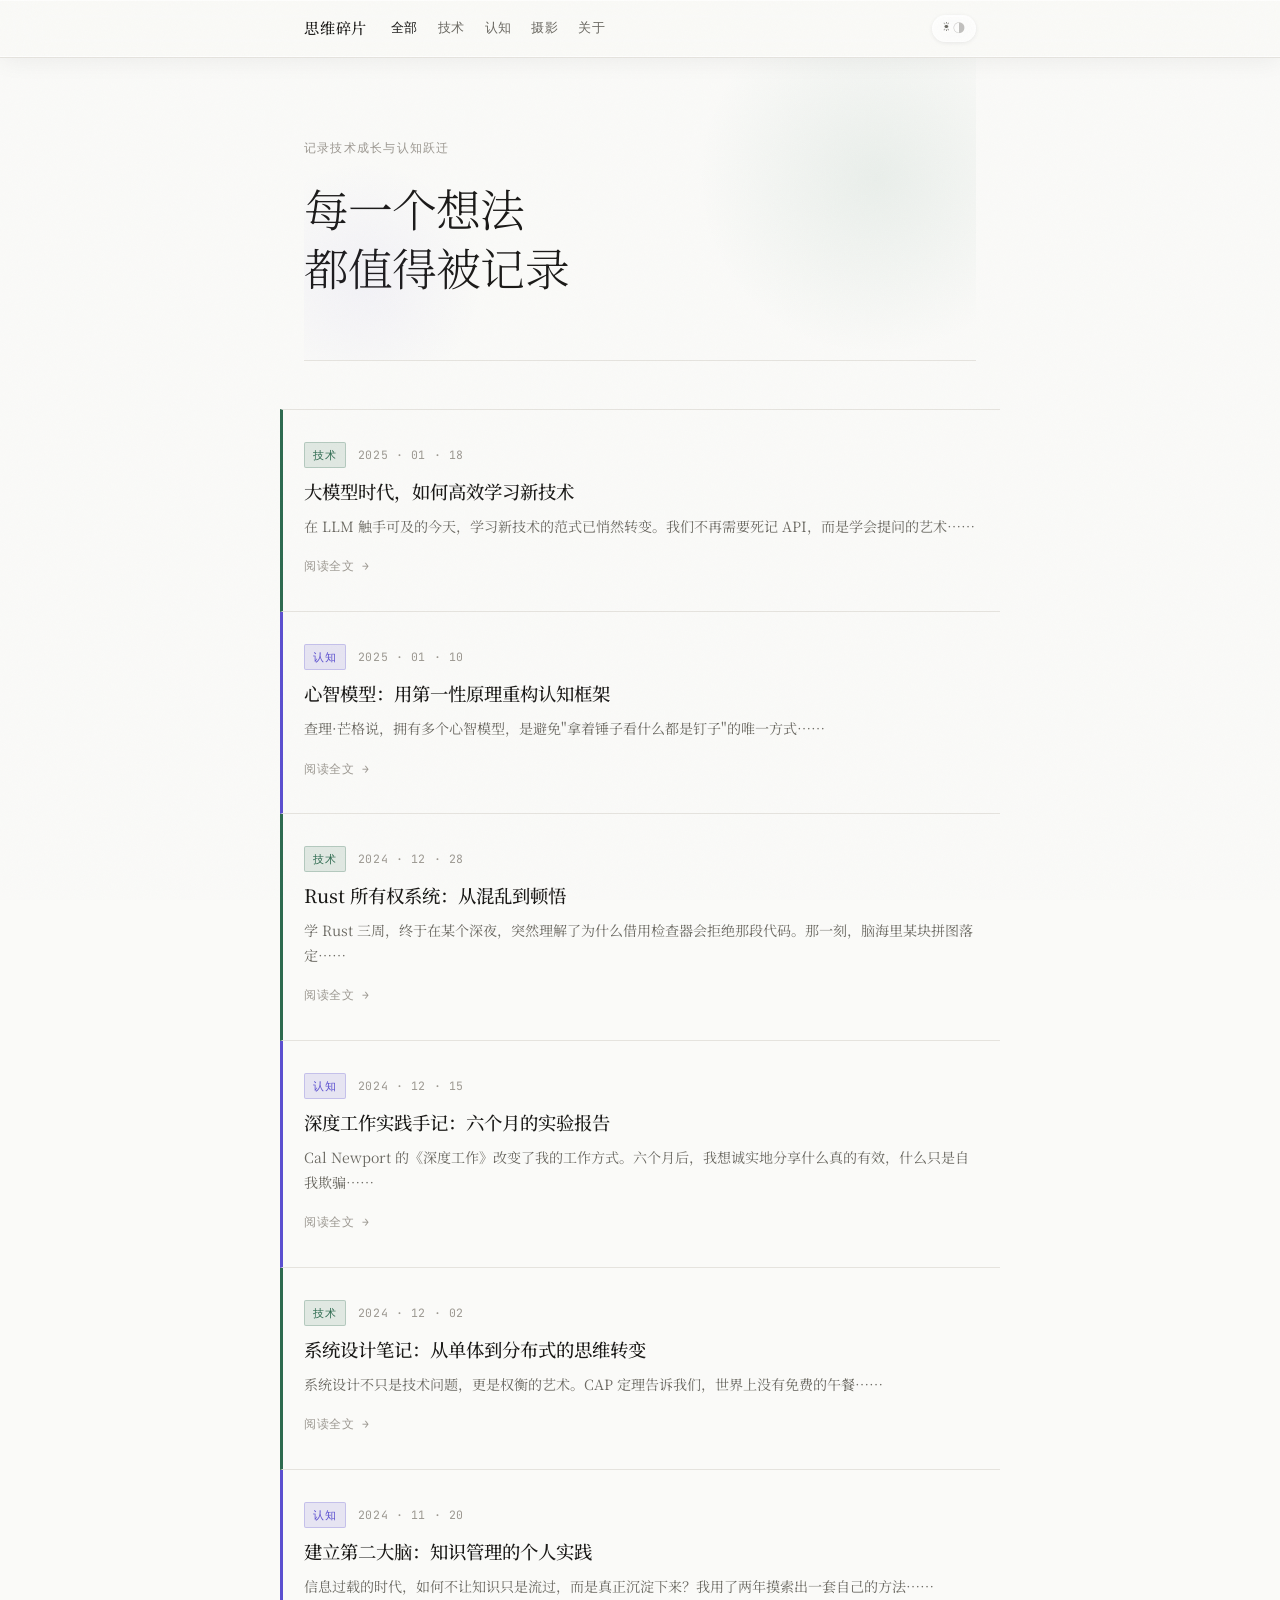
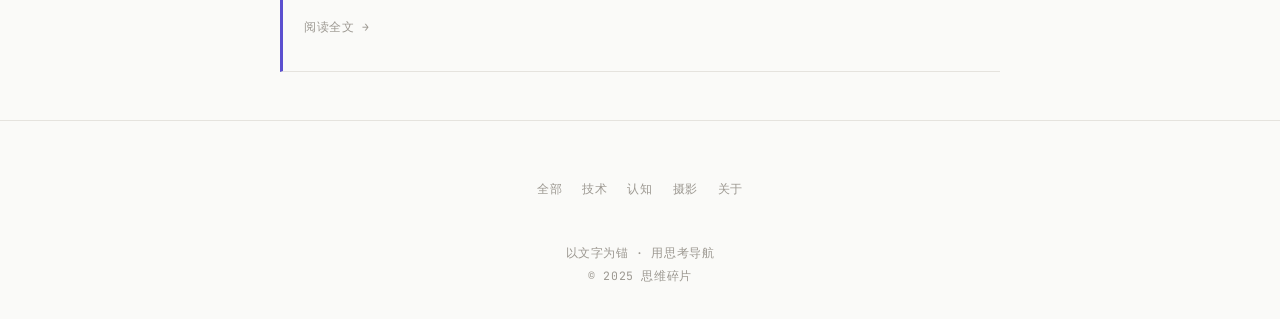
<file: index.html>
<!DOCTYPE html>
<html lang="zh-CN">
<head>
  <meta charset="UTF-8" />
  <meta name="viewport" content="width=device-width, initial-scale=1.0" />
  <title>思维碎片 · 技术与认知</title>
  <link rel="icon" type="image/svg+xml" href="favicon.svg" />
  <link rel="shortcut icon" href="favicon.svg" />
  <link rel="apple-touch-icon" href="favicon.svg" />
  <link rel="stylesheet" href="css/style.css" />
  <link rel="preconnect" href="https://fonts.googleapis.com">
  <link href="https://fonts.googleapis.com/css2?family=Noto+Serif+SC:wght@300;400;500&family=JetBrains+Mono:wght@300;400&display=swap" rel="stylesheet">
  <meta property="og:type" content="website" />
  <meta property="og:title" content="思维碎片 · 技术与认知" />
  <meta property="og:description" content="记录技术学习与认知提升的个人博客，涵盖系统设计、Rust、LLM、心智模型、深度工作等主题。" />
  <meta property="og:url" content="https://si-wei-sui-pian.vercel.app/" />
  <meta property="og:site_name" content="思维碎片" />
  <meta property="og:locale" content="zh_CN" />
  <meta property="og:image" content="https://si-wei-sui-pian.vercel.app/favicon.svg" />
  <meta name="description" content="记录技术学习与认知提升的个人博客，涵盖系统设计、Rust、LLM、心智模型、深度工作等主题。" />
  <meta name="twitter:card" content="summary_large_image" />
  <meta name="twitter:title" content="思维碎片 · 技术与认知" />
  <meta name="twitter:description" content="记录技术学习与认知提升的个人博客，涵盖系统设计、Rust、LLM、心智模型、深度工作等主题。" />
  <meta name="twitter:image" content="https://si-wei-sui-pian.vercel.app/favicon.svg" />
  <meta name="twitter:url" content="https://si-wei-sui-pian.vercel.app/" />
</head>
<body>
  <div class="noise"></div>

  <header>
    <nav>
      <a href="index.html" class="logo">思维碎片</a>
      <div class="nav-links">
        <a href="index.html" class="active">全部</a>
        <a href="tech.html">技术</a>
        <a href="cognition.html">认知</a>
        <a href="photography.html">摄影</a>
        <a href="about.html">关于</a>
      </div>
      <button class="theme-toggle" id="themeToggle" aria-label="切换主题">
        <span class="sun">☀</span><span class="moon">◑</span>
      </button>
    </nav>
  </header>

  <main>
    <section class="hero">
      <p class="hero-sub">记录技术成长与认知跃迁</p>
      <h1>每一个想法<br/>都值得被记录</h1>
    </section>

    <section class="posts">
      <article class="post-card" onclick="location.href='posts/llm-thinking.html'">
        <div class="post-meta">
          <span class="tag tech">技术</span>
          <time>2025 · 01 · 18</time>
        </div>
        <h2>大模型时代，如何高效学习新技术</h2>
        <p>在 LLM 触手可及的今天，学习新技术的范式已悄然转变。我们不再需要死记 API，而是学会提问的艺术……</p>
        <span class="read-more">阅读全文 →</span>
      </article>

      <article class="post-card" onclick="location.href='posts/mental-models.html'">
        <div class="post-meta">
          <span class="tag cognition">认知</span>
          <time>2025 · 01 · 10</time>
        </div>
        <h2>心智模型：用第一性原理重构认知框架</h2>
        <p>查理·芒格说，拥有多个心智模型，是避免"拿着锤子看什么都是钉子"的唯一方式……</p>
        <span class="read-more">阅读全文 →</span>
      </article>

      <article class="post-card" onclick="location.href='posts/rust-ownership.html'">
        <div class="post-meta">
          <span class="tag tech">技术</span>
          <time>2024 · 12 · 28</time>
        </div>
        <h2>Rust 所有权系统：从混乱到顿悟</h2>
        <p>学 Rust 三周，终于在某个深夜，突然理解了为什么借用检查器会拒绝那段代码。那一刻，脑海里某块拼图落定……</p>
        <span class="read-more">阅读全文 →</span>
      </article>

      <article class="post-card" onclick="location.href='posts/deep-work.html'">
        <div class="post-meta">
          <span class="tag cognition">认知</span>
          <time>2024 · 12 · 15</time>
        </div>
        <h2>深度工作实践手记：六个月的实验报告</h2>
        <p>Cal Newport 的《深度工作》改变了我的工作方式。六个月后，我想诚实地分享什么真的有效，什么只是自我欺骗……</p>
        <span class="read-more">阅读全文 →</span>
      </article>

      <article class="post-card" onclick="location.href='posts/system-design.html'">
        <div class="post-meta">
          <span class="tag tech">技术</span>
          <time>2024 · 12 · 02</time>
        </div>
        <h2>系统设计笔记：从单体到分布式的思维转变</h2>
        <p>系统设计不只是技术问题，更是权衡的艺术。CAP 定理告诉我们，世界上没有免费的午餐……</p>
        <span class="read-more">阅读全文 →</span>
      </article>

      <article class="post-card" onclick="location.href='posts/second-brain.html'">
        <div class="post-meta">
          <span class="tag cognition">认知</span>
          <time>2024 · 11 · 20</time>
        </div>
        <h2>建立第二大脑：知识管理的个人实践</h2>
        <p>信息过载的时代，如何不让知识只是流过，而是真正沉淀下来？我用了两年摸索出一套自己的方法……</p>
        <span class="read-more">阅读全文 →</span>
      </article>
    </section>
  </main>

  <footer>
    <nav class="footer-nav">
      <a href="index.html">全部</a>
      <a href="tech.html">技术</a>
      <a href="cognition.html">认知</a>
      <a href="photography.html">摄影</a>
      <a href="about.html">关于</a>
    </nav>
    <p>以文字为锚 · 用思考导航</p>
    <p class="footer-sub">© 2025 思维碎片</p>
  </footer>

  <script src="js/theme.js"></script>
  <script src="js/utils.js"></script>
  <script>
    var cards = document.querySelectorAll('.post-card');
    cards.forEach(function(card, i) {
      setTimeout(function() {
        card.classList.add('entered');
      }, 80 + i * 90);
    });
  </script>
</body>
</html>
</file>
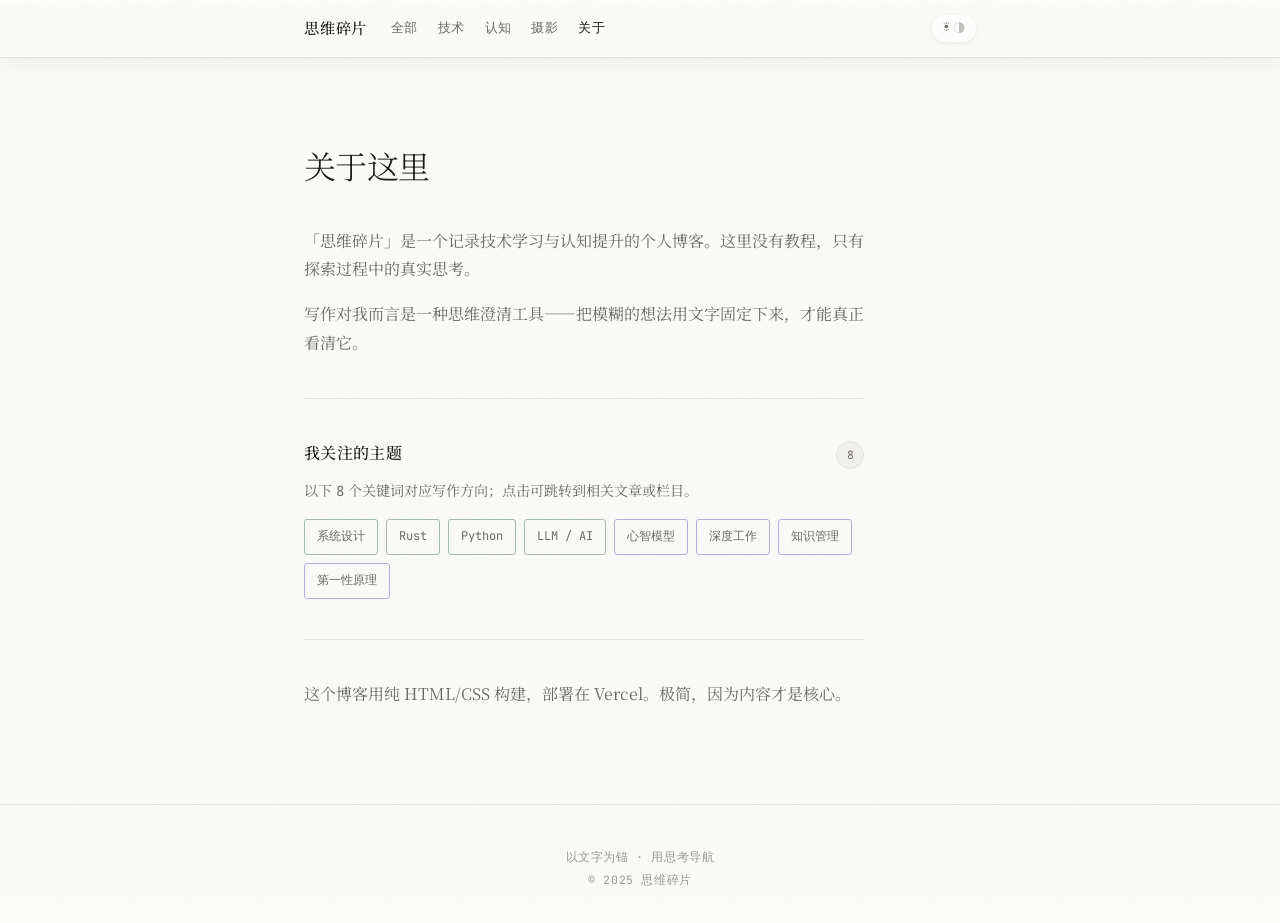
<file: about.html>
<!DOCTYPE html>
<html lang="zh-CN">
<head>
  <meta charset="UTF-8" />
  <meta name="viewport" content="width=device-width, initial-scale=1.0" />
  <title>关于 · 思维碎片</title>
  <link rel="icon" type="image/svg+xml" href="favicon.svg" />
  <link rel="shortcut icon" href="favicon.svg" />
  <link rel="apple-touch-icon" href="favicon.svg" />
  <link rel="stylesheet" href="css/style.css" />
  <link rel="preconnect" href="https://fonts.googleapis.com">
  <link href="https://fonts.googleapis.com/css2?family=Noto+Serif+SC:wght@300;400;500&family=JetBrains+Mono:wght@300;400&display=swap" rel="stylesheet">
  <meta property="og:type" content="website" />
  <meta property="og:title" content="关于 · 思维碎片" />
  <meta property="og:description" content="以文字为锚，用思考导航——关于这个博客和它的作者。" />
  <meta property="og:url" content="https://si-wei-sui-pian.vercel.app/about.html" />
  <meta property="og:site_name" content="思维碎片" />
  <meta property="og:locale" content="zh_CN" />
  <meta property="og:image" content="https://si-wei-sui-pian.vercel.app/favicon.svg" />
  <meta name="description" content="以文字为锚，用思考导航——关于这个博客和它的作者。" />
  <meta name="twitter:card" content="summary_large_image" />
  <meta name="twitter:title" content="关于 · 思维碎片" />
  <meta name="twitter:description" content="以文字为锚，用思考导航——关于这个博客和它的作者。" />
  <meta name="twitter:image" content="https://si-wei-sui-pian.vercel.app/favicon.svg" />
  <meta name="twitter:url" content="https://si-wei-sui-pian.vercel.app/about.html" />
</head>
<body>
  <div class="noise"></div>
  <header>
    <nav>
      <a href="index.html" class="logo">思维碎片</a>
      <div class="nav-links">
        <a href="index.html">全部</a>
        <a href="tech.html">技术</a>
        <a href="cognition.html">认知</a>
        <a href="photography.html">摄影</a>
        <a href="about.html" class="active">关于</a>
      </div>
      <button class="theme-toggle" id="themeToggle"><span class="sun">☀</span><span class="moon">◑</span></button>
    </nav>
  </header>
  <main>
    <div class="about-content">
      <h1>关于这里</h1>
      <p>「思维碎片」是一个记录技术学习与认知提升的个人博客。这里没有教程，只有探索过程中的真实思考。</p>
      <p>写作对我而言是一种思维澄清工具——把模糊的想法用文字固定下来，才能真正看清它。</p>
      <hr class="divider" />
      <section class="about-topics" aria-labelledby="about-topics-heading">
        <div class="about-topics__head">
          <h2 id="about-topics-heading" class="about-topics__title">我关注的主题</h2>
          <span class="about-topics__count" title="共 8 个方向">8</span>
        </div>
        <p class="about-topics__hint">以下 <strong>8</strong> 个关键词对应写作方向；点击可跳转到相关文章或栏目。</p>
        <ul class="about-topics__chips">
          <li>
            <a href="posts/system-design.html" class="topic-chip topic-chip--tech" title="系统设计相关文章">系统设计</a>
          </li>
          <li>
            <a href="posts/rust-ownership.html" class="topic-chip topic-chip--tech" title="Rust 相关文章">Rust</a>
          </li>
          <li>
            <a href="tech.html" class="topic-chip topic-chip--tech" title="技术栏目（含工程与语言实践）">Python</a>
          </li>
          <li>
            <a href="posts/llm-thinking.html" class="topic-chip topic-chip--tech" title="LLM / AI 相关文章">LLM / AI</a>
          </li>
          <li>
            <a href="posts/mental-models.html" class="topic-chip topic-chip--cog" title="心智模型与第一性原理">心智模型</a>
          </li>
          <li>
            <a href="posts/deep-work.html" class="topic-chip topic-chip--cog" title="深度工作相关文章">深度工作</a>
          </li>
          <li>
            <a href="posts/second-brain.html" class="topic-chip topic-chip--cog" title="知识管理相关文章">知识管理</a>
          </li>
          <li>
            <a href="posts/mental-models.html" class="topic-chip topic-chip--cog" title="第一性原理（见心智模型一文）">第一性原理</a>
          </li>
        </ul>
      </section>
      <hr class="divider" />
      <p>这个博客用纯 HTML/CSS 构建，部署在 Vercel。极简，因为内容才是核心。</p>
    </div>
  </main>
  <footer><p>以文字为锚 · 用思考导航</p><p class="footer-sub">© 2025 思维碎片</p></footer>
  <script src="js/theme.js"></script>
  <script src="js/utils.js"></script>
</body>
</html>
</file>
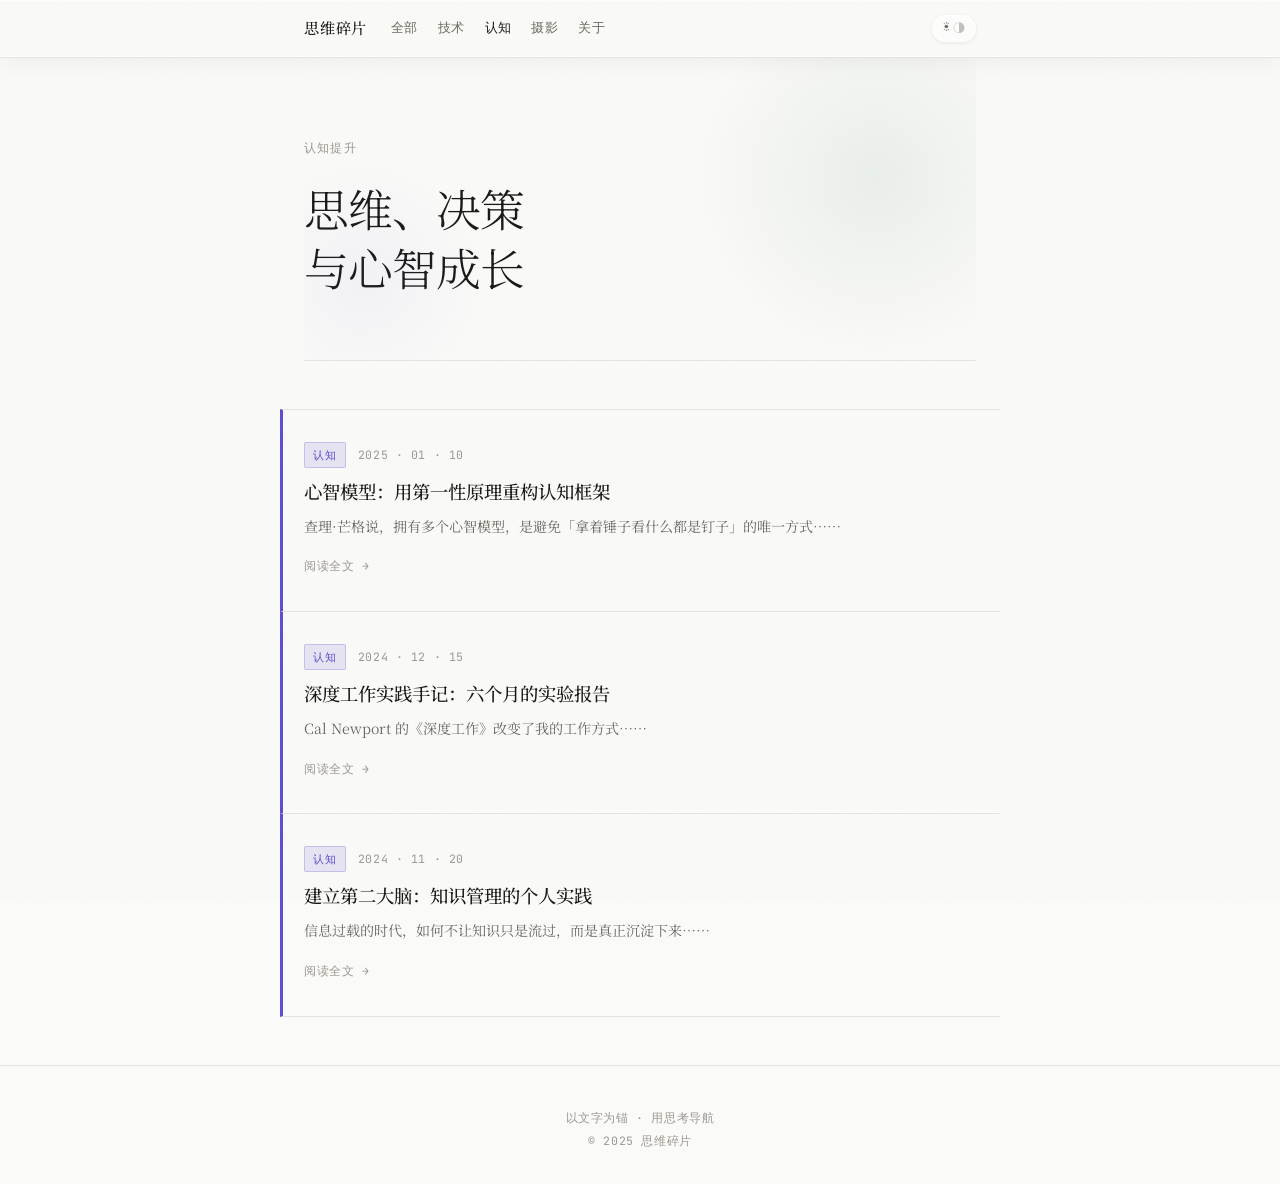
<file: cognition.html>
<!DOCTYPE html>
<html lang="zh-CN">
<head>
  <meta charset="UTF-8" />
  <meta name="viewport" content="width=device-width, initial-scale=1.0" />
  <title>认知 · 思维碎片</title>
  <link rel="icon" type="image/svg+xml" href="favicon.svg" />
  <link rel="shortcut icon" href="favicon.svg" />
  <link rel="apple-touch-icon" href="favicon.svg" />
  <link rel="stylesheet" href="css/style.css" />
  <link rel="preconnect" href="https://fonts.googleapis.com">
  <link href="https://fonts.googleapis.com/css2?family=Noto+Serif+SC:wght@300;400;500&family=JetBrains+Mono:wght@300;400&display=swap" rel="stylesheet">
  <meta property="og:type" content="website" />
  <meta property="og:title" content="认知 · 思维碎片" />
  <meta property="og:description" content="思维、决策与心智成长——用写作澄清模糊的想法。" />
  <meta property="og:url" content="https://si-wei-sui-pian.vercel.app/cognition.html" />
  <meta property="og:site_name" content="思维碎片" />
  <meta property="og:locale" content="zh_CN" />
  <meta property="og:image" content="https://si-wei-sui-pian.vercel.app/favicon.svg" />
  <meta name="description" content="思维、决策与心智成长——用写作澄清模糊的想法。" />
  <meta name="twitter:card" content="summary_large_image" />
  <meta name="twitter:title" content="认知 · 思维碎片" />
  <meta name="twitter:description" content="思维、决策与心智成长——用写作澄清模糊的想法。" />
  <meta name="twitter:image" content="https://si-wei-sui-pian.vercel.app/favicon.svg" />
  <meta name="twitter:url" content="https://si-wei-sui-pian.vercel.app/cognition.html" />
</head>
<body>
  <div class="noise"></div>
  <header>
    <nav>
      <a href="index.html" class="logo">思维碎片</a>
      <div class="nav-links">
        <a href="index.html">全部</a>
        <a href="tech.html">技术</a>
        <a href="cognition.html" class="active">认知</a>
        <a href="photography.html">摄影</a>
        <a href="about.html">关于</a>
      </div>
      <button class="theme-toggle" id="themeToggle"><span class="sun">☀</span><span class="moon">◑</span></button>
    </nav>
  </header>
  <main>
    <section class="hero">
      <p class="hero-sub">认知提升</p>
      <h1>思维、决策<br/>与心智成长</h1>
    </section>
    <section class="posts">
      <article class="post-card" onclick="location.href='posts/mental-models.html'">
        <div class="post-meta"><span class="tag cognition">认知</span><time>2025 · 01 · 10</time></div>
        <h2>心智模型：用第一性原理重构认知框架</h2>
        <p>查理·芒格说，拥有多个心智模型，是避免「拿着锤子看什么都是钉子」的唯一方式……</p>
        <span class="read-more">阅读全文 →</span>
      </article>
      <article class="post-card" onclick="location.href='posts/deep-work.html'">
        <div class="post-meta"><span class="tag cognition">认知</span><time>2024 · 12 · 15</time></div>
        <h2>深度工作实践手记：六个月的实验报告</h2>
        <p>Cal Newport 的《深度工作》改变了我的工作方式……</p>
        <span class="read-more">阅读全文 →</span>
      </article>
      <article class="post-card" onclick="location.href='posts/second-brain.html'">
        <div class="post-meta"><span class="tag cognition">认知</span><time>2024 · 11 · 20</time></div>
        <h2>建立第二大脑：知识管理的个人实践</h2>
        <p>信息过载的时代，如何不让知识只是流过，而是真正沉淀下来……</p>
        <span class="read-more">阅读全文 →</span>
      </article>
    </section>
  </main>
  <footer><p>以文字为锚 · 用思考导航</p><p class="footer-sub">© 2025 思维碎片</p></footer>
  <script src="js/theme.js"></script>
  <script src="js/utils.js"></script>
  <script>
    var cards = document.querySelectorAll('.post-card');
    cards.forEach(function(card, i) {
      setTimeout(function() {
        card.classList.add('entered');
      }, 80 + i * 90);
    });
  </script>
</body>
</html>
</file>
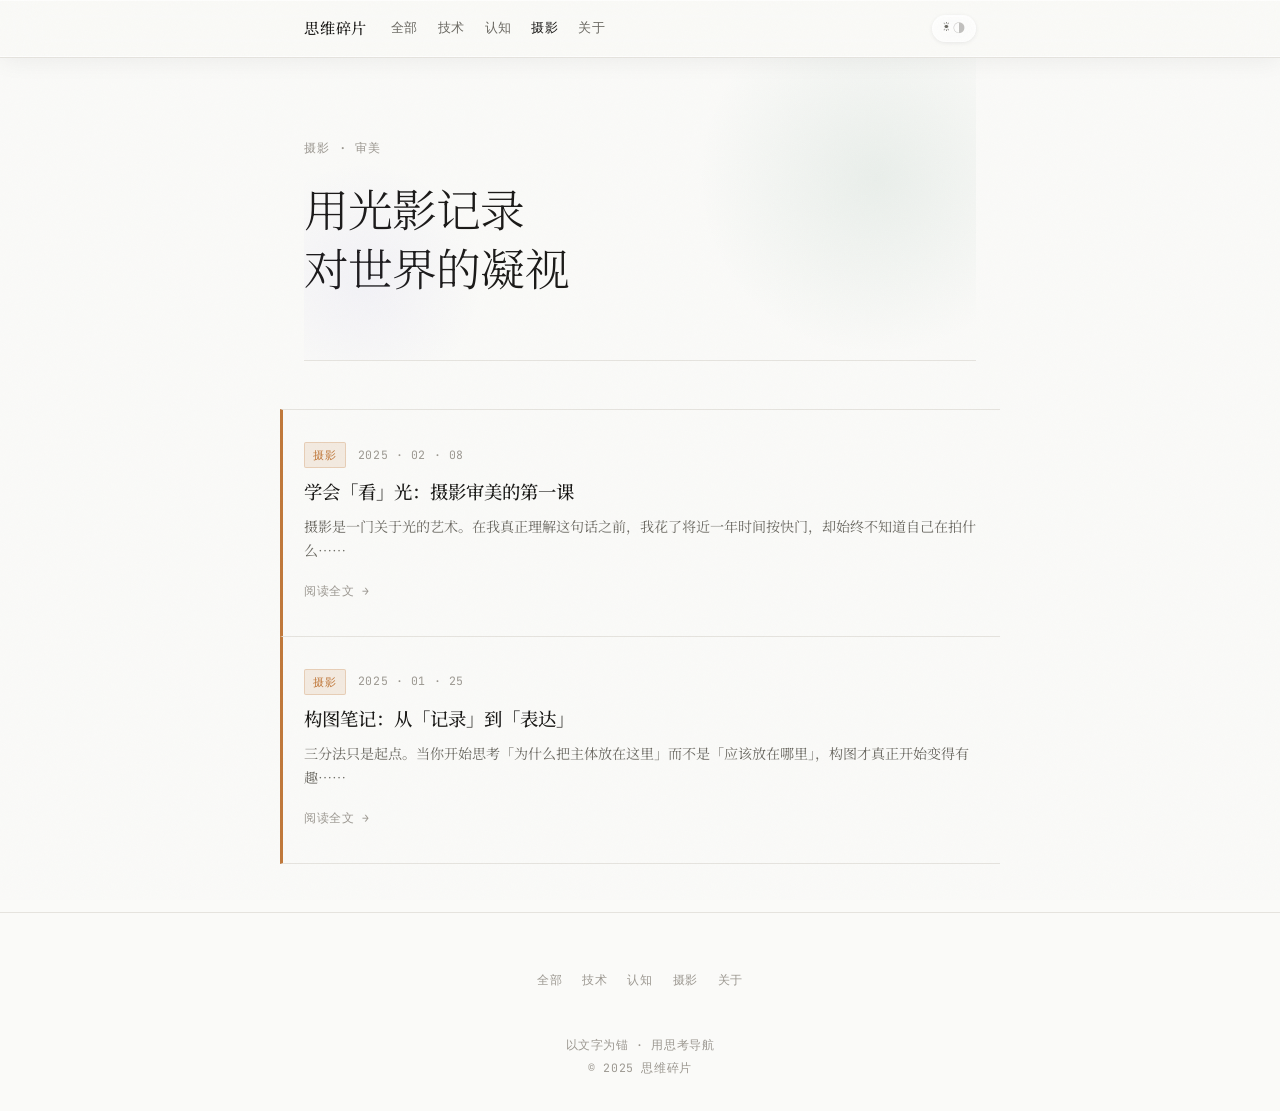
<file: photography.html>
<!DOCTYPE html>
<html lang="zh-CN">
<head>
  <meta charset="UTF-8" />
  <meta name="viewport" content="width=device-width, initial-scale=1.0" />
  <title>摄影 · 思维碎片</title>
  <link rel="icon" type="image/svg+xml" href="favicon.svg" />
  <link rel="shortcut icon" href="favicon.svg" />
  <link rel="apple-touch-icon" href="favicon.svg" />
  <link rel="stylesheet" href="css/style.css" />
  <link rel="preconnect" href="https://fonts.googleapis.com">
  <link href="https://fonts.googleapis.com/css2?family=Noto+Serif+SC:wght@300;400;500&family=JetBrains+Mono:wght@300;400&display=swap" rel="stylesheet">
  <meta property="og:type" content="website" />
  <meta property="og:title" content="摄影 · 思维碎片" />
  <meta property="og:description" content="用光影记录对世界的凝视——摄影审美与构图心得。" />
  <meta property="og:url" content="https://si-wei-sui-pian.vercel.app/photography.html" />
  <meta property="og:site_name" content="思维碎片" />
  <meta property="og:locale" content="zh_CN" />
  <meta property="og:image" content="https://si-wei-sui-pian.vercel.app/favicon.svg" />
  <meta name="description" content="用光影记录对世界的凝视——摄影审美与构图心得。" />
  <meta name="twitter:card" content="summary_large_image" />
  <meta name="twitter:title" content="摄影 · 思维碎片" />
  <meta name="twitter:description" content="用光影记录对世界的凝视——摄影审美与构图心得。" />
  <meta name="twitter:image" content="https://si-wei-sui-pian.vercel.app/favicon.svg" />
  <meta name="twitter:url" content="https://si-wei-sui-pian.vercel.app/photography.html" />
</head>
<body>
  <div class="noise"></div>
  <header>
    <nav>
      <a href="index.html" class="logo">思维碎片</a>
      <div class="nav-links">
        <a href="index.html">全部</a>
        <a href="tech.html">技术</a>
        <a href="cognition.html">认知</a>
        <a href="photography.html" class="active">摄影</a>
        <a href="about.html">关于</a>
      </div>
      <button class="theme-toggle" id="themeToggle"><span class="sun">☀</span><span class="moon">◑</span></button>
    </nav>
  </header>
  <main>
    <section class="hero">
      <p class="hero-sub">摄影 · 审美</p>
      <h1>用光影记录<br/>对世界的凝视</h1>
    </section>
    <section class="posts">
      <article class="post-card" onclick="location.href='posts/seeing-light.html'">
        <div class="post-meta">
          <span class="tag photo">摄影</span>
          <time>2025 · 02 · 08</time>
        </div>
        <h2>学会「看」光：摄影审美的第一课</h2>
        <p>摄影是一门关于光的艺术。在我真正理解这句话之前，我花了将近一年时间按快门，却始终不知道自己在拍什么……</p>
        <span class="read-more">阅读全文 →</span>
      </article>
      <article class="post-card" onclick="location.href='posts/composition-notes.html'">
        <div class="post-meta">
          <span class="tag photo">摄影</span>
          <time>2025 · 01 · 25</time>
        </div>
        <h2>构图笔记：从「记录」到「表达」</h2>
        <p>三分法只是起点。当你开始思考「为什么把主体放在这里」而不是「应该放在哪里」，构图才真正开始变得有趣……</p>
        <span class="read-more">阅读全文 →</span>
      </article>
    </section>
  </main>
  <footer>
    <nav class="footer-nav">
      <a href="index.html">全部</a>
      <a href="tech.html">技术</a>
      <a href="cognition.html">认知</a>
      <a href="photography.html">摄影</a>
      <a href="about.html">关于</a>
    </nav>
    <p>以文字为锚 · 用思考导航</p>
    <p class="footer-sub">© 2025 思维碎片</p>
  </footer>
  <script src="js/theme.js"></script>
  <script src="js/utils.js"></script>
  <script>
    var cards = document.querySelectorAll('.post-card');
    cards.forEach(function(card, i) {
      setTimeout(function() { card.classList.add('entered'); }, 80 + i * 90);
    });
  </script>
</body>
</html>
</file>
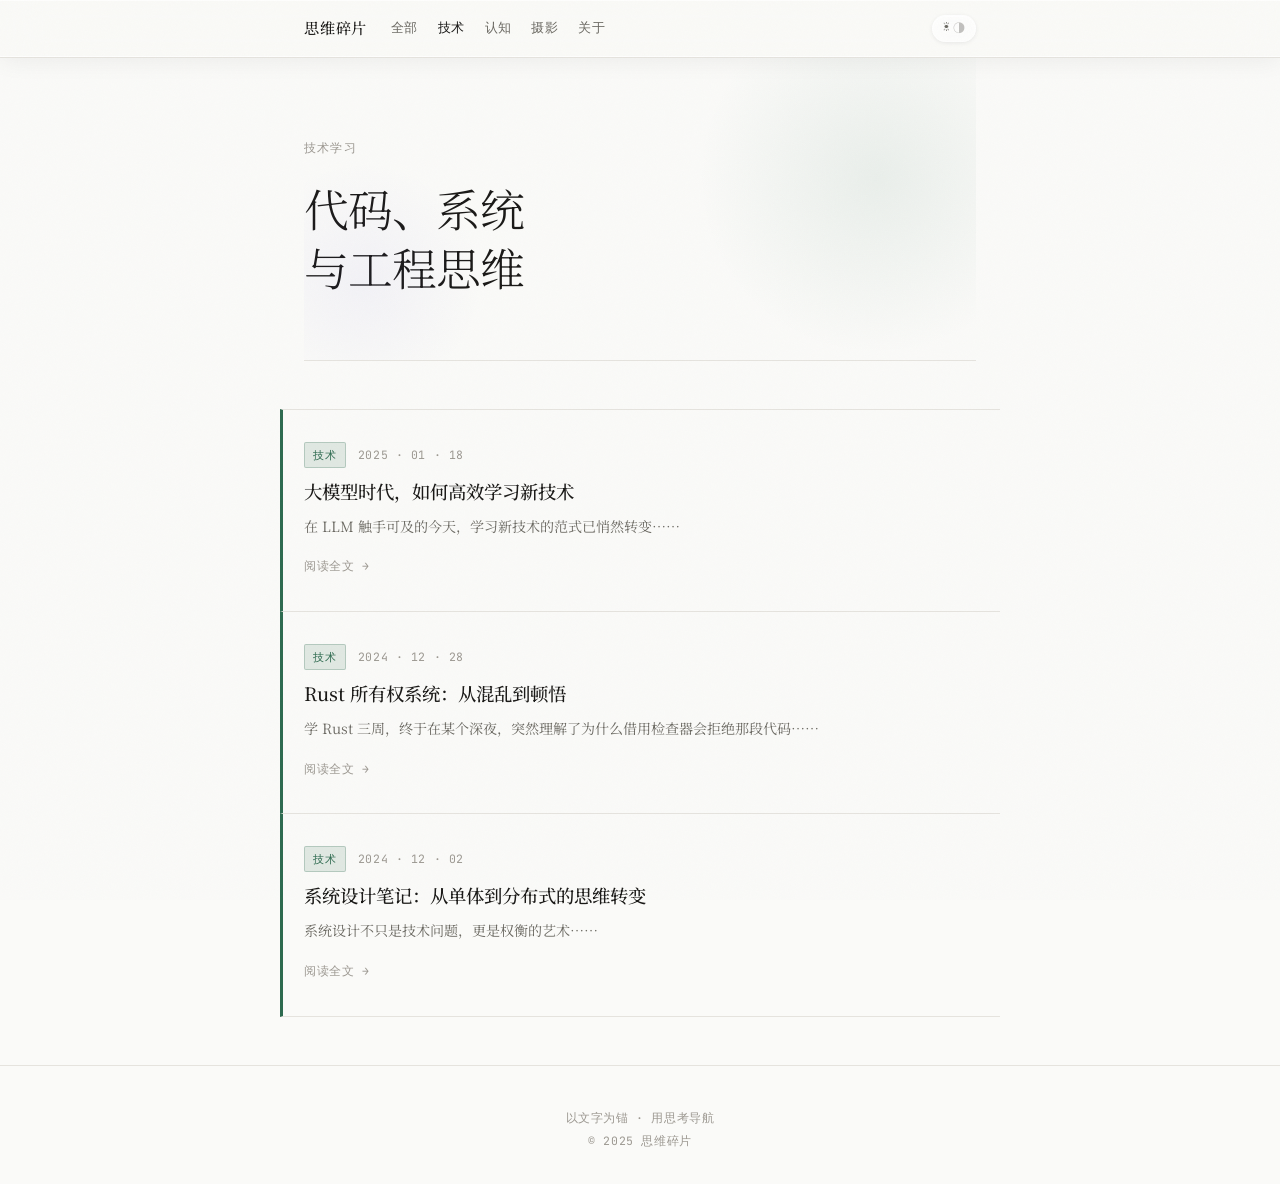
<file: tech.html>
<!DOCTYPE html>
<html lang="zh-CN">
<head>
  <meta charset="UTF-8" />
  <meta name="viewport" content="width=device-width, initial-scale=1.0" />
  <title>技术 · 思维碎片</title>
  <link rel="icon" type="image/svg+xml" href="favicon.svg" />
  <link rel="shortcut icon" href="favicon.svg" />
  <link rel="apple-touch-icon" href="favicon.svg" />
  <link rel="stylesheet" href="css/style.css" />
  <link rel="preconnect" href="https://fonts.googleapis.com">
  <link href="https://fonts.googleapis.com/css2?family=Noto+Serif+SC:wght@300;400;500&family=JetBrains+Mono:wght@300;400&display=swap" rel="stylesheet">
  <meta property="og:type" content="website" />
  <meta property="og:title" content="技术 · 思维碎片" />
  <meta property="og:description" content="代码、系统与工程思维——记录技术学习路上的顿悟与踩坑。" />
  <meta property="og:url" content="https://si-wei-sui-pian.vercel.app/tech.html" />
  <meta property="og:site_name" content="思维碎片" />
  <meta property="og:locale" content="zh_CN" />
  <meta property="og:image" content="https://si-wei-sui-pian.vercel.app/favicon.svg" />
  <meta name="description" content="代码、系统与工程思维——记录技术学习路上的顿悟与踩坑。" />
  <meta name="twitter:card" content="summary_large_image" />
  <meta name="twitter:title" content="技术 · 思维碎片" />
  <meta name="twitter:description" content="代码、系统与工程思维——记录技术学习路上的顿悟与踩坑。" />
  <meta name="twitter:image" content="https://si-wei-sui-pian.vercel.app/favicon.svg" />
  <meta name="twitter:url" content="https://si-wei-sui-pian.vercel.app/tech.html" />
</head>
<body>
  <div class="noise"></div>
  <header>
    <nav>
      <a href="index.html" class="logo">思维碎片</a>
      <div class="nav-links">
        <a href="index.html">全部</a>
        <a href="tech.html" class="active">技术</a>
        <a href="cognition.html">认知</a>
        <a href="photography.html">摄影</a>
        <a href="about.html">关于</a>
      </div>
      <button class="theme-toggle" id="themeToggle"><span class="sun">☀</span><span class="moon">◑</span></button>
    </nav>
  </header>
  <main>
    <section class="hero">
      <p class="hero-sub">技术学习</p>
      <h1>代码、系统<br/>与工程思维</h1>
    </section>
    <section class="posts">
      <article class="post-card" onclick="location.href='posts/llm-thinking.html'">
        <div class="post-meta"><span class="tag tech">技术</span><time>2025 · 01 · 18</time></div>
        <h2>大模型时代，如何高效学习新技术</h2>
        <p>在 LLM 触手可及的今天，学习新技术的范式已悄然转变……</p>
        <span class="read-more">阅读全文 →</span>
      </article>
      <article class="post-card" onclick="location.href='posts/rust-ownership.html'">
        <div class="post-meta"><span class="tag tech">技术</span><time>2024 · 12 · 28</time></div>
        <h2>Rust 所有权系统：从混乱到顿悟</h2>
        <p>学 Rust 三周，终于在某个深夜，突然理解了为什么借用检查器会拒绝那段代码……</p>
        <span class="read-more">阅读全文 →</span>
      </article>
      <article class="post-card" onclick="location.href='posts/system-design.html'">
        <div class="post-meta"><span class="tag tech">技术</span><time>2024 · 12 · 02</time></div>
        <h2>系统设计笔记：从单体到分布式的思维转变</h2>
        <p>系统设计不只是技术问题，更是权衡的艺术……</p>
        <span class="read-more">阅读全文 →</span>
      </article>
    </section>
  </main>
  <footer><p>以文字为锚 · 用思考导航</p><p class="footer-sub">© 2025 思维碎片</p></footer>
  <script src="js/theme.js"></script>
  <script src="js/utils.js"></script>
  <script>
    var cards = document.querySelectorAll('.post-card');
    cards.forEach(function(card, i) {
      setTimeout(function() {
        card.classList.add('entered');
      }, 80 + i * 90);
    });
  </script>
</body>
</html>
</file>
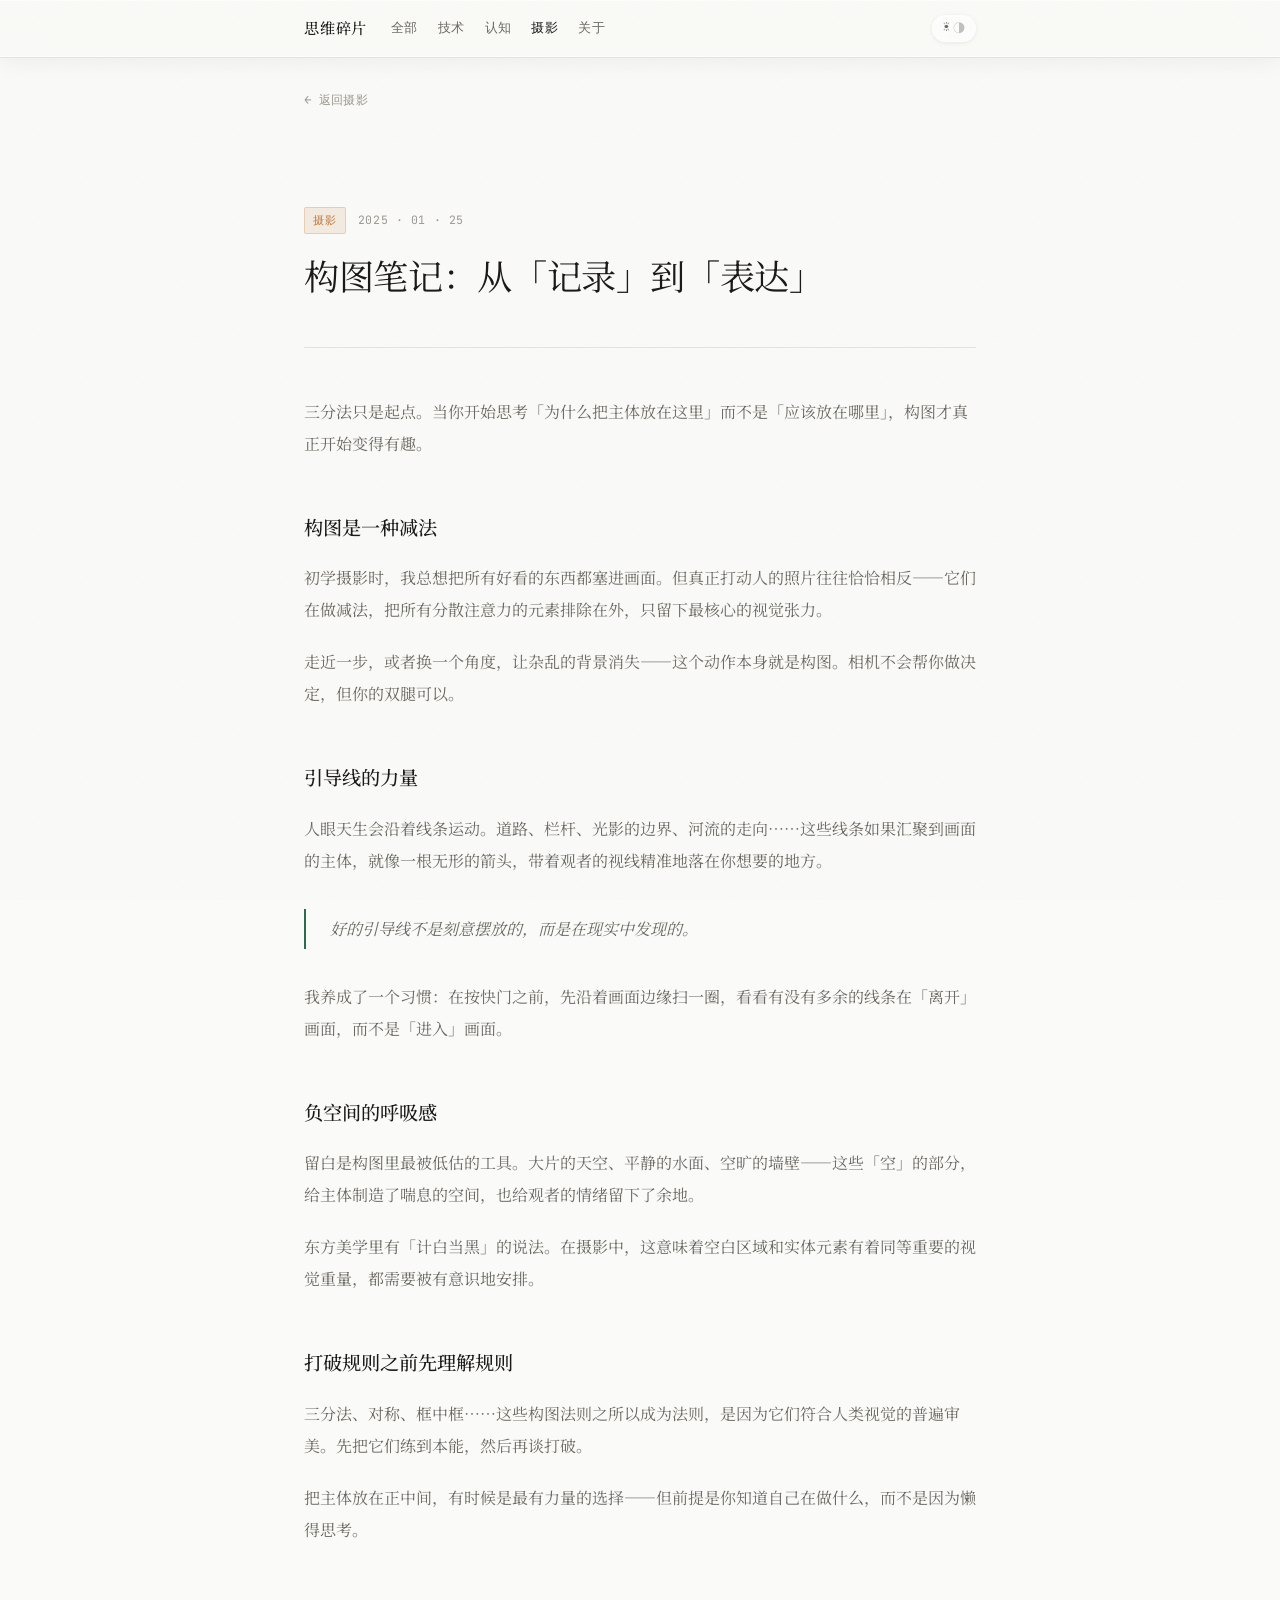
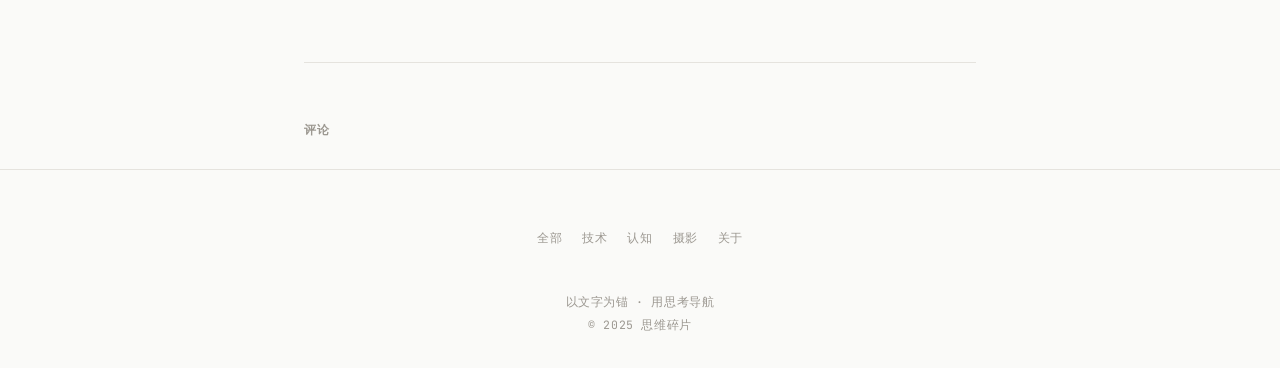
<file: posts/composition-notes.html>
<!DOCTYPE html>
<html lang="zh-CN">
<head>
  <meta charset="UTF-8" />
  <meta name="viewport" content="width=device-width, initial-scale=1.0" />
  <title>构图笔记：从「记录」到「表达」 · 思维碎片</title>
  <link rel="icon" type="image/svg+xml" href="../favicon.svg" />
  <link rel="shortcut icon" href="../favicon.svg" />
  <link rel="apple-touch-icon" href="../favicon.svg" />
  <link rel="stylesheet" href="../css/style.css" />
  <link rel="preconnect" href="https://fonts.googleapis.com">
  <link href="https://fonts.googleapis.com/css2?family=Noto+Serif+SC:wght@300;400;500&family=JetBrains+Mono:wght@300;400&display=swap" rel="stylesheet">
  <meta property="og:type" content="website" />
  <meta property="og:title" content="构图笔记：从「记录」到「表达」 · 思维碎片" />
  <meta property="og:description" content="三分法只是起点。当你开始思考「为什么把主体放在这里」，构图才真正变得有趣。" />
  <meta property="og:url" content="https://si-wei-sui-pian.vercel.app/posts/composition-notes.html" />
  <meta property="og:site_name" content="思维碎片" />
  <meta property="og:locale" content="zh_CN" />
  <meta property="og:image" content="https://si-wei-sui-pian.vercel.app/favicon.svg" />
  <meta name="description" content="三分法只是起点。当你开始思考「为什么把主体放在这里」，构图才真正变得有趣。" />
  <meta name="twitter:card" content="summary_large_image" />
  <meta name="twitter:title" content="构图笔记：从「记录」到「表达」 · 思维碎片" />
  <meta name="twitter:description" content="三分法只是起点。当你开始思考「为什么把主体放在这里」，构图才真正变得有趣。" />
  <meta name="twitter:image" content="https://si-wei-sui-pian.vercel.app/favicon.svg" />
  <meta name="twitter:url" content="https://si-wei-sui-pian.vercel.app/posts/composition-notes.html" />
</head>
<body>
  <div class="noise"></div>
  <header>
    <nav>
      <a href="../index.html" class="logo">思维碎片</a>
      <div class="nav-links">
        <a href="../index.html">全部</a>
        <a href="../tech.html">技术</a>
        <a href="../cognition.html">认知</a>
        <a href="../photography.html" class="active">摄影</a>
        <a href="../about.html">关于</a>
      </div>
      <button class="theme-toggle" id="themeToggle"><span class="sun">☀</span><span class="moon">◑</span></button>
    </nav>
  </header>
  <main>
    <a href="../photography.html" class="back-link">← 返回摄影</a>
    <div class="article-header">
      <div class="post-meta">
        <span class="tag photo">摄影</span>
        <time>2025 · 01 · 25</time>
      </div>
      <h1>构图笔记：从「记录」到「表达」</h1>
    </div>
    <div class="article-content">
      <p>三分法只是起点。当你开始思考「为什么把主体放在这里」而不是「应该放在哪里」，构图才真正开始变得有趣。</p>

      <h2>构图是一种减法</h2>
      <p>初学摄影时，我总想把所有好看的东西都塞进画面。但真正打动人的照片往往恰恰相反——它们在做减法，把所有分散注意力的元素排除在外，只留下最核心的视觉张力。</p>
      <p>走近一步，或者换一个角度，让杂乱的背景消失——这个动作本身就是构图。相机不会帮你做决定，但你的双腿可以。</p>

      <h2>引导线的力量</h2>
      <p>人眼天生会沿着线条运动。道路、栏杆、光影的边界、河流的走向……这些线条如果汇聚到画面的主体，就像一根无形的箭头，带着观者的视线精准地落在你想要的地方。</p>
      <blockquote>好的引导线不是刻意摆放的，而是在现实中发现的。</blockquote>
      <p>我养成了一个习惯：在按快门之前，先沿着画面边缘扫一圈，看看有没有多余的线条在「离开」画面，而不是「进入」画面。</p>

      <h2>负空间的呼吸感</h2>
      <p>留白是构图里最被低估的工具。大片的天空、平静的水面、空旷的墙壁——这些「空」的部分，给主体制造了喘息的空间，也给观者的情绪留下了余地。</p>
      <p>东方美学里有「计白当黑」的说法。在摄影中，这意味着空白区域和实体元素有着同等重要的视觉重量，都需要被有意识地安排。</p>

      <h2>打破规则之前先理解规则</h2>
      <p>三分法、对称、框中框……这些构图法则之所以成为法则，是因为它们符合人类视觉的普遍审美。先把它们练到本能，然后再谈打破。</p>
      <p>把主体放在正中间，有时候是最有力量的选择——但前提是你知道自己在做什么，而不是因为懒得思考。</p>
    </div>

    <div class="comments-section">
      <h3>评论</h3>
      <div id="giscus-container">
        <div id="giscus-fallback" style="text-align:center;padding:32px 0;">
          <p style="font-family:var(--font-mono);font-size:0.78rem;color:var(--text-3);">评论加载中…</p>
        </div>
      </div>
      <script>
        (function() {
          var theme = localStorage.getItem('theme') === 'dark' ? 'dark_dimmed' : 'light';
          var s = document.createElement('script');
          s.src = 'https://giscus.app/client.js';
          s.dataset.repo = 'itx-man/siweisuipian';
          s.dataset.repoId = 'R_kgDOSTIv8g';
          s.dataset.category = 'General';
          s.dataset.categoryId = 'DIC_kwDOSTIv8s4C8P6P';
          s.dataset.mapping = 'pathname';
          s.dataset.strict = '0';
          s.dataset.reactionsEnabled = '1';
          s.dataset.emitMetadata = '0';
          s.dataset.inputPosition = 'top';
          s.dataset.theme = theme;
          s.dataset.lang = 'zh-CN';
          s.crossOrigin = 'anonymous';
          s.async = false;
          s.onload = function() {
            var fb = document.getElementById('giscus-fallback');
            if (fb) fb.style.display = 'none';
          };
          document.getElementById('giscus-container').appendChild(s);
          setTimeout(function() {
            if (!document.querySelector('iframe.giscus-frame')) {
              document.getElementById('giscus-fallback').style.display = 'none';
            }
          }, 5000);
        })();
      </script>
    </div>
  </main>
  <footer>
    <nav class="footer-nav">
      <a href="../index.html">全部</a>
      <a href="../tech.html">技术</a>
      <a href="../cognition.html">认知</a>
      <a href="../photography.html">摄影</a>
      <a href="../about.html">关于</a>
    </nav>
    <p>以文字为锚 · 用思考导航</p>
    <p class="footer-sub">© 2025 思维碎片</p>
  </footer>
  <script src="../js/theme.js"></script>
  <script src="../js/utils.js"></script>
  <script src="../js/toc.js"></script>
  <script>
    document.getElementById('themeToggle').addEventListener('click', function() {
      setTimeout(function() {
        var theme = document.documentElement.getAttribute('data-theme') === 'dark' ? 'dark_dimmed' : 'light';
        var iframe = document.querySelector('iframe.giscus-frame');
        if (iframe) iframe.contentWindow.postMessage({ giscus: { setConfig: { theme: theme } } }, 'https://giscus.app');
      }, 100);
    });
  </script>
</body>
</html>
</file>
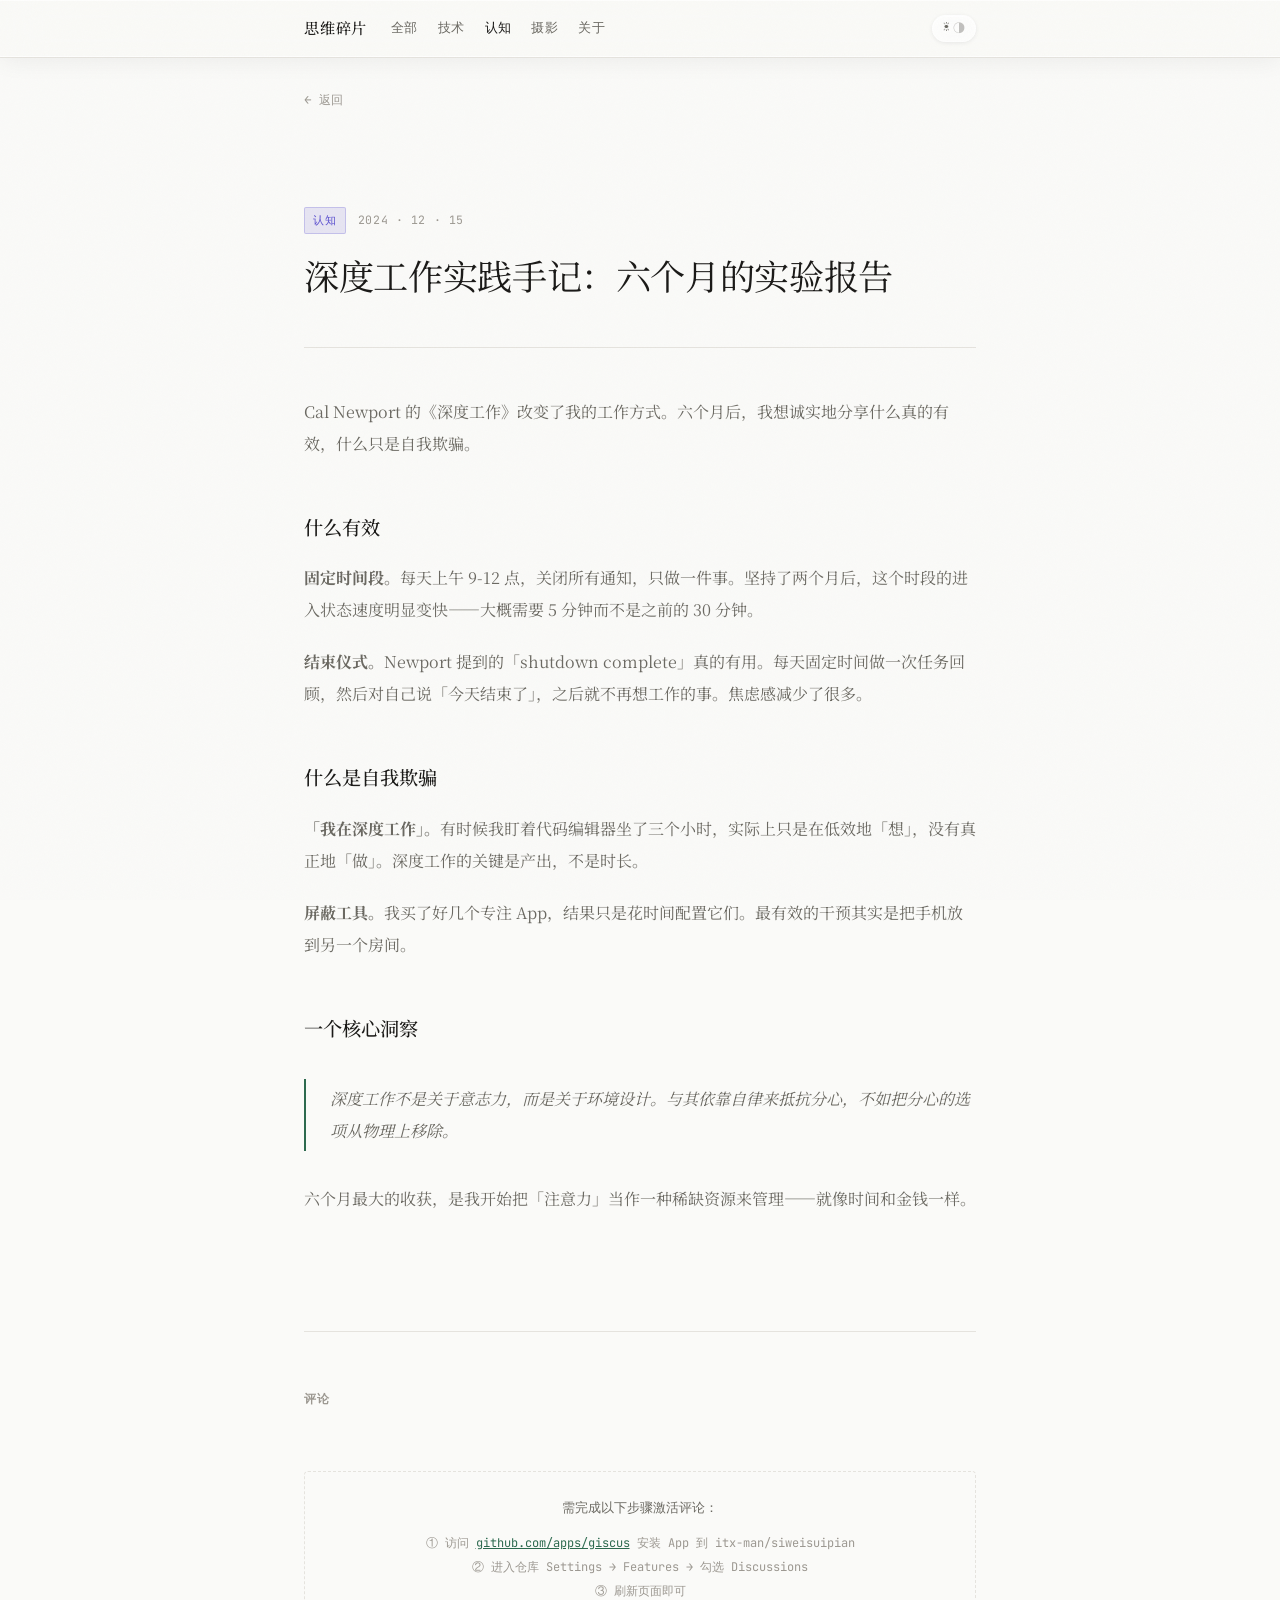
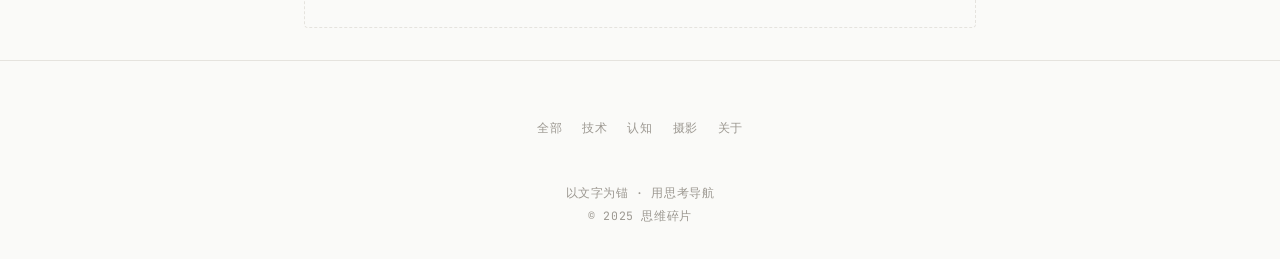
<file: posts/deep-work.html>
<!DOCTYPE html>
<html lang="zh-CN">
<head>
  <meta charset="UTF-8" />
  <meta name="viewport" content="width=device-width, initial-scale=1.0" />
  <title>深度工作实践手记 · 思维碎片</title>
  <link rel="icon" type="image/svg+xml" href="../favicon.svg" />
  <link rel="shortcut icon" href="../favicon.svg" />
  <link rel="apple-touch-icon" href="../favicon.svg" />
  <link rel="stylesheet" href="../css/style.css" />
  <link rel="preconnect" href="https://fonts.googleapis.com">
  <link href="https://fonts.googleapis.com/css2?family=Noto+Serif+SC:wght@300;400;500&family=JetBrains+Mono:wght@300;400&display=swap" rel="stylesheet">
  <meta property="og:type" content="website" />
  <meta property="og:title" content="深度工作实践手记：六个月的实验报告 · 思维碎片" />
  <meta property="og:description" content="Cal Newport 的《深度工作》改变了我的工作方式。六个月后，诚实地分享什么真的有效，什么只是自我欺骗。" />
  <meta property="og:url" content="https://si-wei-sui-pian.vercel.app/posts/deep-work.html" />
  <meta property="og:site_name" content="思维碎片" />
  <meta property="og:locale" content="zh_CN" />
  <meta property="og:image" content="https://si-wei-sui-pian.vercel.app/favicon.svg" />
  <meta name="description" content="Cal Newport 的《深度工作》改变了我的工作方式。六个月后，诚实地分享什么真的有效，什么只是自我欺骗。" />
  <meta name="twitter:card" content="summary_large_image" />
  <meta name="twitter:title" content="深度工作实践手记：六个月的实验报告 · 思维碎片" />
  <meta name="twitter:description" content="Cal Newport 的《深度工作》改变了我的工作方式。六个月后，诚实地分享什么真的有效，什么只是自我欺骗。" />
  <meta name="twitter:image" content="https://si-wei-sui-pian.vercel.app/favicon.svg" />
  <meta name="twitter:url" content="https://si-wei-sui-pian.vercel.app/posts/deep-work.html" />
</head>
<body>
  <div class="noise"></div>
  <header>
    <nav>
      <a href="../index.html" class="logo">思维碎片</a>
      <div class="nav-links">
        <a href="../index.html">全部</a>
        <a href="../tech.html">技术</a>
        <a href="../cognition.html" class="active">认知</a>
        <a href="../photography.html">摄影</a>
        <a href="../about.html">关于</a>
      </div>
      <button class="theme-toggle" id="themeToggle"><span class="sun">☀</span><span class="moon">◑</span></button>
    </nav>
  </header>
  <main>
    <a href="../index.html" class="back-link">← 返回</a>
    <div class="article-header">
      <div class="post-meta">
        <span class="tag cognition">认知</span>
        <time>2024 · 12 · 15</time>
      </div>
      <h1>深度工作实践手记：六个月的实验报告</h1>
    </div>
    <div class="article-content">
      <p>Cal Newport 的《深度工作》改变了我的工作方式。六个月后，我想诚实地分享什么真的有效，什么只是自我欺骗。</p>
      <h2>什么有效</h2>
      <p><strong>固定时间段。</strong>每天上午 9-12 点，关闭所有通知，只做一件事。坚持了两个月后，这个时段的进入状态速度明显变快——大概需要 5 分钟而不是之前的 30 分钟。</p>
      <p><strong>结束仪式。</strong>Newport 提到的「shutdown complete」真的有用。每天固定时间做一次任务回顾，然后对自己说「今天结束了」，之后就不再想工作的事。焦虑感减少了很多。</p>
      <h2>什么是自我欺骗</h2>
      <p><strong>「我在深度工作」。</strong>有时候我盯着代码编辑器坐了三个小时，实际上只是在低效地「想」，没有真正地「做」。深度工作的关键是产出，不是时长。</p>
      <p><strong>屏蔽工具。</strong>我买了好几个专注 App，结果只是花时间配置它们。最有效的干预其实是把手机放到另一个房间。</p>
      <h2>一个核心洞察</h2>
      <blockquote>深度工作不是关于意志力，而是关于环境设计。与其依靠自律来抵抗分心，不如把分心的选项从物理上移除。</blockquote>
      <p>六个月最大的收获，是我开始把「注意力」当作一种稀缺资源来管理——就像时间和金钱一样。</p>
    </div>

    <div class="comments-section">
      <h3>评论</h3>
      <div id="giscus-container">
        <div id="giscus-fallback" style="text-align:center;padding:32px 0;">
          <p style="font-family:var(--font-mono);font-size:0.78rem;color:var(--text-3);">评论加载中…</p>
        </div>
      </div>
      <script>
        (function() {
          var theme = localStorage.getItem('theme') === 'dark' ? 'dark_dimmed' : 'light';
          var s = document.createElement('script');
          s.src = 'https://giscus.app/client.js';
          s.dataset.repo = 'itx-man/siweisuipian';
          s.dataset.repoId = 'R_kgDOSTIv8g';
          s.dataset.category = 'General';
          s.dataset.categoryId = 'DIC_kwDOSTIv8s4C8P6P';
          s.dataset.mapping = 'pathname';
          s.dataset.strict = '0';
          s.dataset.reactionsEnabled = '1';
          s.dataset.emitMetadata = '0';
          s.dataset.inputPosition = 'top';
          s.dataset.theme = theme;
          s.dataset.lang = 'zh-CN';
          s.crossOrigin = 'anonymous';
          s.async = false;
          s.onload = function() {
            var fb = document.getElementById('giscus-fallback');
            if (fb) fb.style.display = 'none';
          };
          s.onerror = function() {
            document.getElementById('giscus-fallback').innerHTML =
              '<p style="font-family:var(--font-mono);font-size:0.78rem;color:var(--text-3);">评论加载失败，请确认已安装 <a href=\'https://github.com/apps/giscus\' target=\'_blank\' style=\'color:var(--accent)\'>Giscus App</a> 并开启仓库 Discussions 功能</p>';
          };
          document.getElementById('giscus-container').appendChild(s);
          // 5秒后仍未出现 iframe 则显示安装提示
          setTimeout(function() {
            if (!document.querySelector('iframe.giscus-frame')) {
              document.getElementById('giscus-fallback').innerHTML =
                '<div style="border:1px dashed var(--border);border-radius:4px;padding:24px 28px;text-align:center">' +
                '<p style="font-family:var(--font-mono);font-size:0.8rem;color:var(--text-2);margin-bottom:12px">需完成以下步骤激活评论：</p>' +
                '<p style="font-family:var(--font-mono);font-size:0.75rem;color:var(--text-3);line-height:2">' +
                '① 访问 <a href=\'https://github.com/apps/giscus\' target=\'_blank\' style=\'color:var(--accent)\'>github.com/apps/giscus</a> 安装 App 到 itx-man/siweisuipian<br>' +
                '② 进入仓库 Settings → Features → 勾选 Discussions<br>' +
                '③ 刷新页面即可</p></div>';
              document.getElementById('giscus-fallback').style.display = 'block';
            }
          }, 5000);
        })();
      </script>
    </div>
  </main>
  <footer>
    <nav class="footer-nav">
      <a href="../index.html">全部</a>
      <a href="../tech.html">技术</a>
      <a href="../cognition.html">认知</a>
      <a href="../photography.html">摄影</a>
      <a href="../about.html">关于</a>
    </nav>
    <p>以文字为锚 · 用思考导航</p>
    <p class="footer-sub">© 2025 思维碎片</p>
  </footer>
  <script src="../js/theme.js"></script>
  <script src="../js/utils.js"></script>
  <script src="../js/toc.js"></script>

  <script>
    // 主题切换时同步 Giscus
    document.getElementById('themeToggle').addEventListener('click', function() {
      setTimeout(function() {
        var theme = document.documentElement.getAttribute('data-theme') === 'dark' ? 'dark_dimmed' : 'light';
        var iframe = document.querySelector('iframe.giscus-frame');
        if (iframe) {
          iframe.contentWindow.postMessage(
            { giscus: { setConfig: { theme: theme } } },
            'https://giscus.app'
          );
        }
      }, 100);
    });
  </script>

</body>
</html>
</file>
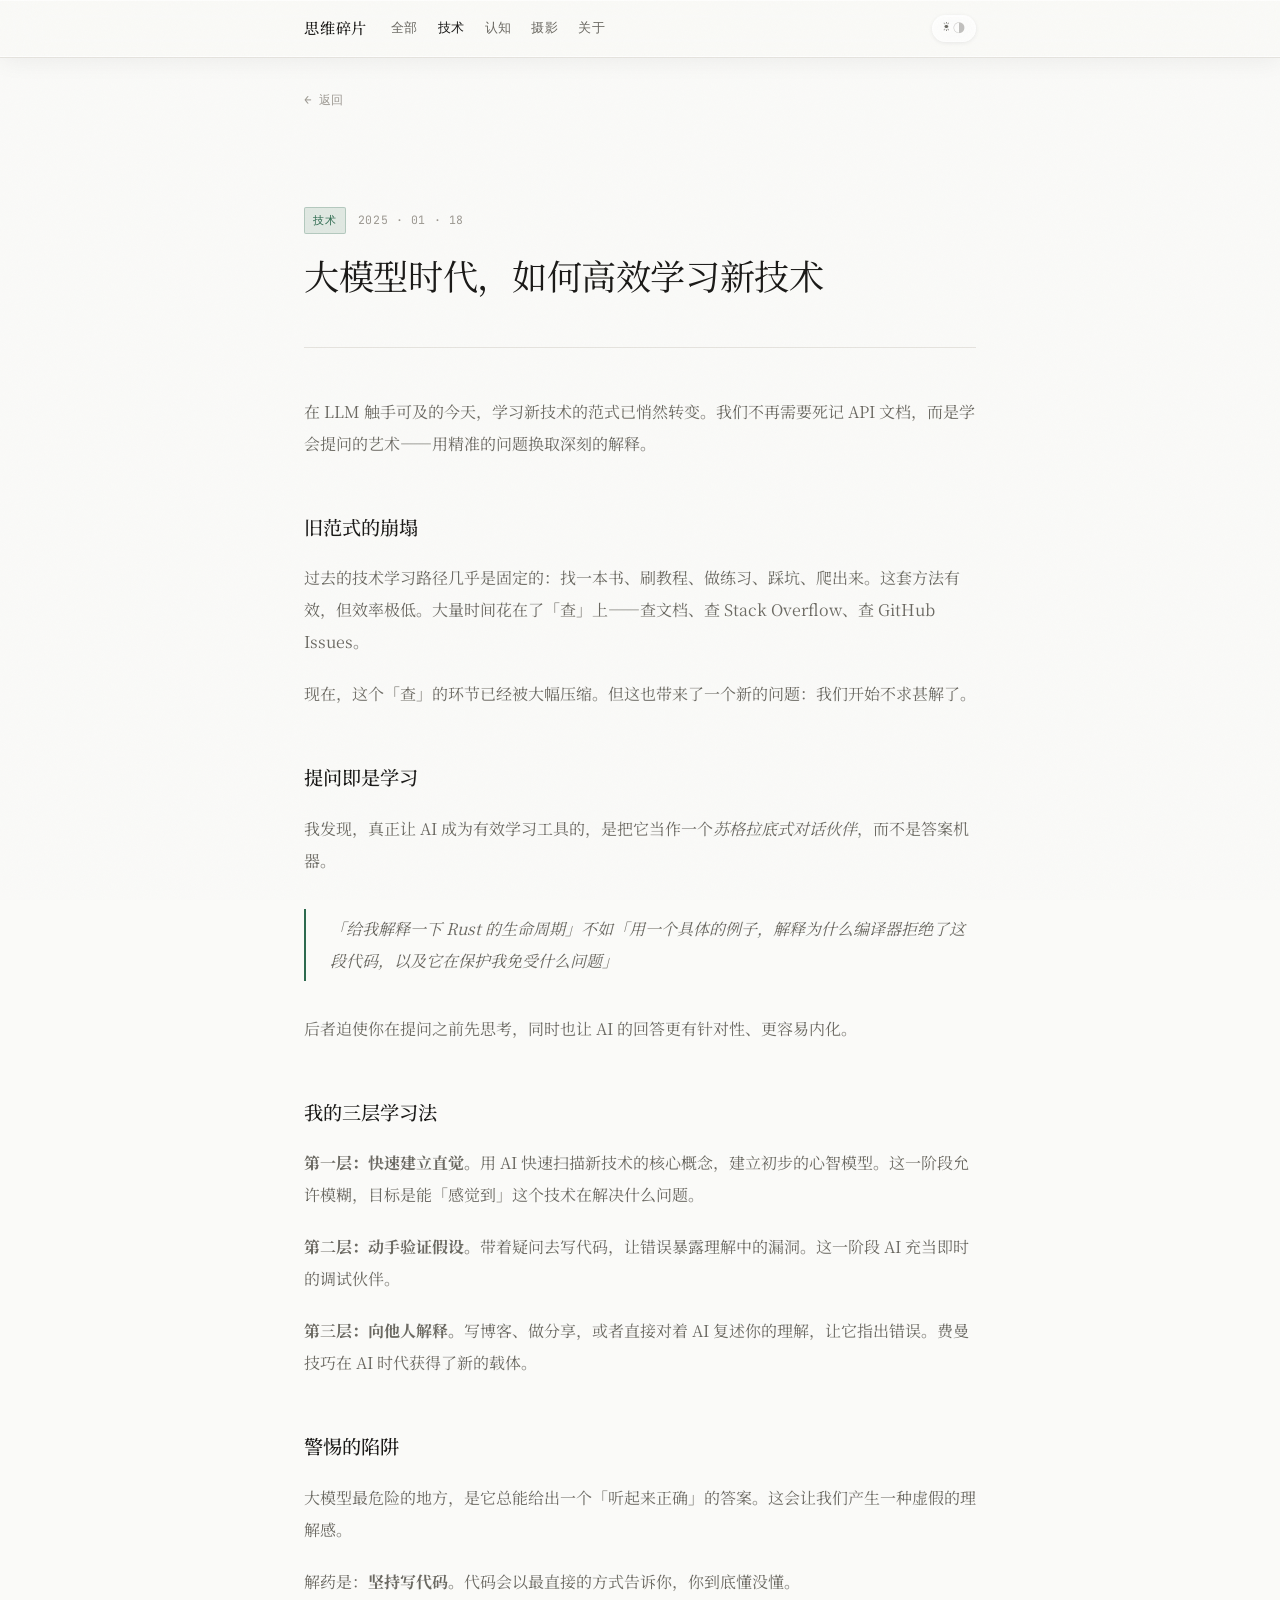
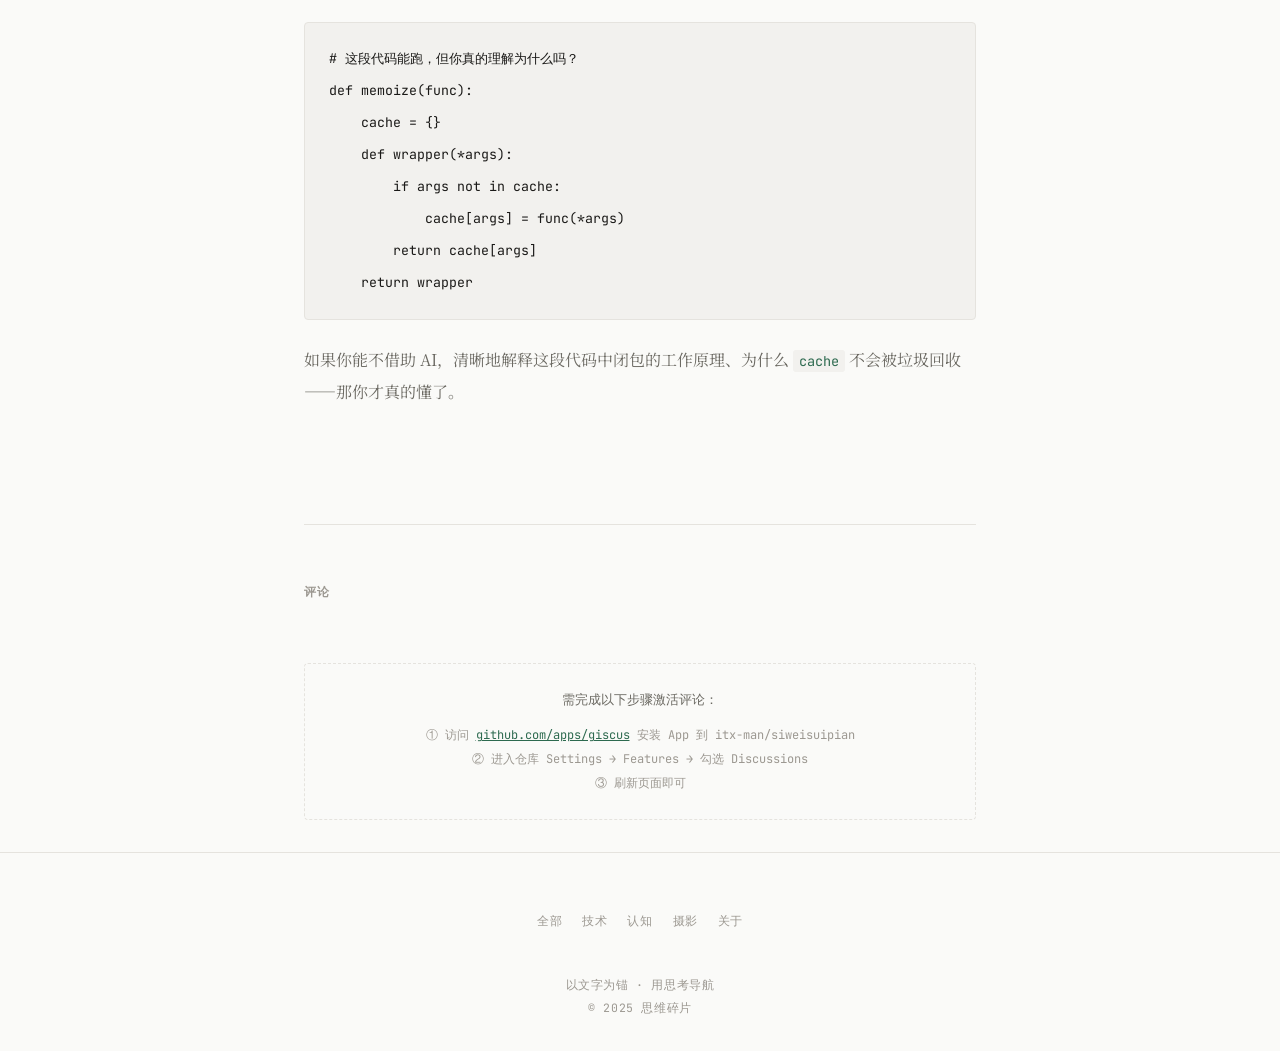
<file: posts/llm-thinking.html>
<!DOCTYPE html>
<html lang="zh-CN">
<head>
  <meta charset="UTF-8" />
  <meta name="viewport" content="width=device-width, initial-scale=1.0" />
  <title>大模型时代，如何高效学习新技术 · 思维碎片</title>
  <link rel="icon" type="image/svg+xml" href="../favicon.svg" />
  <link rel="shortcut icon" href="../favicon.svg" />
  <link rel="apple-touch-icon" href="../favicon.svg" />
  <link rel="stylesheet" href="../css/style.css" />
  <link rel="preconnect" href="https://fonts.googleapis.com">
  <link href="https://fonts.googleapis.com/css2?family=Noto+Serif+SC:wght@300;400;500&family=JetBrains+Mono:wght@300;400&display=swap" rel="stylesheet">
  <meta property="og:type" content="website" />
  <meta property="og:title" content="大模型时代，如何高效学习新技术 · 思维碎片" />
  <meta property="og:description" content="在 LLM 触手可及的今天，学习新技术的范式已悄然转变。用精准的问题换取深刻的解释——提问即是学习。" />
  <meta property="og:url" content="https://si-wei-sui-pian.vercel.app/posts/llm-thinking.html" />
  <meta property="og:site_name" content="思维碎片" />
  <meta property="og:locale" content="zh_CN" />
  <meta property="og:image" content="https://si-wei-sui-pian.vercel.app/favicon.svg" />
  <meta name="description" content="在 LLM 触手可及的今天，学习新技术的范式已悄然转变。用精准的问题换取深刻的解释——提问即是学习。" />
  <meta name="twitter:card" content="summary_large_image" />
  <meta name="twitter:title" content="大模型时代，如何高效学习新技术 · 思维碎片" />
  <meta name="twitter:description" content="在 LLM 触手可及的今天，学习新技术的范式已悄然转变。用精准的问题换取深刻的解释——提问即是学习。" />
  <meta name="twitter:image" content="https://si-wei-sui-pian.vercel.app/favicon.svg" />
  <meta name="twitter:url" content="https://si-wei-sui-pian.vercel.app/posts/llm-thinking.html" />
</head>
<body>
  <div class="noise"></div>
  <header>
    <nav>
      <a href="../index.html" class="logo">思维碎片</a>
      <div class="nav-links">
        <a href="../index.html">全部</a>
        <a href="../tech.html" class="active">技术</a>
        <a href="../cognition.html">认知</a>
        <a href="../photography.html">摄影</a>
        <a href="../about.html">关于</a>
      </div>
      <button class="theme-toggle" id="themeToggle"><span class="sun">☀</span><span class="moon">◑</span></button>
    </nav>
  </header>
  <main>
    <a href="../index.html" class="back-link">← 返回</a>
    <div class="article-header">
      <div class="post-meta">
        <span class="tag tech">技术</span>
        <time>2025 · 01 · 18</time>
      </div>
      <h1>大模型时代，如何高效学习新技术</h1>
    </div>
    <div class="article-content">
      <p>在 LLM 触手可及的今天，学习新技术的范式已悄然转变。我们不再需要死记 API 文档，而是学会提问的艺术——用精准的问题换取深刻的解释。</p>

      <h2>旧范式的崩塌</h2>
      <p>过去的技术学习路径几乎是固定的：找一本书、刷教程、做练习、踩坑、爬出来。这套方法有效，但效率极低。大量时间花在了「查」上——查文档、查 Stack Overflow、查 GitHub Issues。</p>
      <p>现在，这个「查」的环节已经被大幅压缩。但这也带来了一个新的问题：我们开始不求甚解了。</p>

      <h2>提问即是学习</h2>
      <p>我发现，真正让 AI 成为有效学习工具的，是把它当作一个<em>苏格拉底式对话伙伴</em>，而不是答案机器。</p>
      <blockquote>「给我解释一下 Rust 的生命周期」不如「用一个具体的例子，解释为什么编译器拒绝了这段代码，以及它在保护我免受什么问题」</blockquote>
      <p>后者迫使你在提问之前先思考，同时也让 AI 的回答更有针对性、更容易内化。</p>

      <h2>我的三层学习法</h2>
      <p><strong>第一层：快速建立直觉。</strong>用 AI 快速扫描新技术的核心概念，建立初步的心智模型。这一阶段允许模糊，目标是能「感觉到」这个技术在解决什么问题。</p>
      <p><strong>第二层：动手验证假设。</strong>带着疑问去写代码，让错误暴露理解中的漏洞。这一阶段 AI 充当即时的调试伙伴。</p>
      <p><strong>第三层：向他人解释。</strong>写博客、做分享，或者直接对着 AI 复述你的理解，让它指出错误。费曼技巧在 AI 时代获得了新的载体。</p>

      <h2>警惕的陷阱</h2>
      <p>大模型最危险的地方，是它总能给出一个「听起来正确」的答案。这会让我们产生一种虚假的理解感。</p>
      <p>解药是：<strong>坚持写代码</strong>。代码会以最直接的方式告诉你，你到底懂没懂。</p>

      <pre><code># 这段代码能跑，但你真的理解为什么吗？
def memoize(func):
    cache = {}
    def wrapper(*args):
        if args not in cache:
            cache[args] = func(*args)
        return cache[args]
    return wrapper</code></pre>

      <p>如果你能不借助 AI，清晰地解释这段代码中闭包的工作原理、为什么 <code>cache</code> 不会被垃圾回收——那你才真的懂了。</p>
    </div>

    <div class="comments-section">
      <h3>评论</h3>
      <div id="giscus-container">
        <div id="giscus-fallback" style="text-align:center;padding:32px 0;">
          <p style="font-family:var(--font-mono);font-size:0.78rem;color:var(--text-3);">评论加载中…</p>
        </div>
      </div>
      <script>
        (function() {
          var theme = localStorage.getItem('theme') === 'dark' ? 'dark_dimmed' : 'light';
          var s = document.createElement('script');
          s.src = 'https://giscus.app/client.js';
          s.dataset.repo = 'itx-man/siweisuipian';
          s.dataset.repoId = 'R_kgDOSTIv8g';
          s.dataset.category = 'General';
          s.dataset.categoryId = 'DIC_kwDOSTIv8s4C8P6P';
          s.dataset.mapping = 'pathname';
          s.dataset.strict = '0';
          s.dataset.reactionsEnabled = '1';
          s.dataset.emitMetadata = '0';
          s.dataset.inputPosition = 'top';
          s.dataset.theme = theme;
          s.dataset.lang = 'zh-CN';
          s.crossOrigin = 'anonymous';
          s.async = false;
          s.onload = function() {
            var fb = document.getElementById('giscus-fallback');
            if (fb) fb.style.display = 'none';
          };
          s.onerror = function() {
            document.getElementById('giscus-fallback').innerHTML =
              '<p style="font-family:var(--font-mono);font-size:0.78rem;color:var(--text-3);">评论加载失败，请确认已安装 <a href=\'https://github.com/apps/giscus\' target=\'_blank\' style=\'color:var(--accent)\'>Giscus App</a> 并开启仓库 Discussions 功能</p>';
          };
          document.getElementById('giscus-container').appendChild(s);
          // 5秒后仍未出现 iframe 则显示安装提示
          setTimeout(function() {
            if (!document.querySelector('iframe.giscus-frame')) {
              document.getElementById('giscus-fallback').innerHTML =
                '<div style="border:1px dashed var(--border);border-radius:4px;padding:24px 28px;text-align:center">' +
                '<p style="font-family:var(--font-mono);font-size:0.8rem;color:var(--text-2);margin-bottom:12px">需完成以下步骤激活评论：</p>' +
                '<p style="font-family:var(--font-mono);font-size:0.75rem;color:var(--text-3);line-height:2">' +
                '① 访问 <a href=\'https://github.com/apps/giscus\' target=\'_blank\' style=\'color:var(--accent)\'>github.com/apps/giscus</a> 安装 App 到 itx-man/siweisuipian<br>' +
                '② 进入仓库 Settings → Features → 勾选 Discussions<br>' +
                '③ 刷新页面即可</p></div>';
              document.getElementById('giscus-fallback').style.display = 'block';
            }
          }, 5000);
        })();
      </script>
    </div>
  </main>
  <footer>
    <nav class="footer-nav">
      <a href="../index.html">全部</a>
      <a href="../tech.html">技术</a>
      <a href="../cognition.html">认知</a>
      <a href="../photography.html">摄影</a>
      <a href="../about.html">关于</a>
    </nav>
    <p>以文字为锚 · 用思考导航</p>
    <p class="footer-sub">© 2025 思维碎片</p>
  </footer>
  <script src="../js/theme.js"></script>
  <script src="../js/utils.js"></script>
  <script src="../js/toc.js"></script>

  <script>
    // 主题切换时同步 Giscus
    document.getElementById('themeToggle').addEventListener('click', function() {
      setTimeout(function() {
        var theme = document.documentElement.getAttribute('data-theme') === 'dark' ? 'dark_dimmed' : 'light';
        var iframe = document.querySelector('iframe.giscus-frame');
        if (iframe) {
          iframe.contentWindow.postMessage(
            { giscus: { setConfig: { theme: theme } } },
            'https://giscus.app'
          );
        }
      }, 100);
    });
  </script>

</body>
</html>
</file>
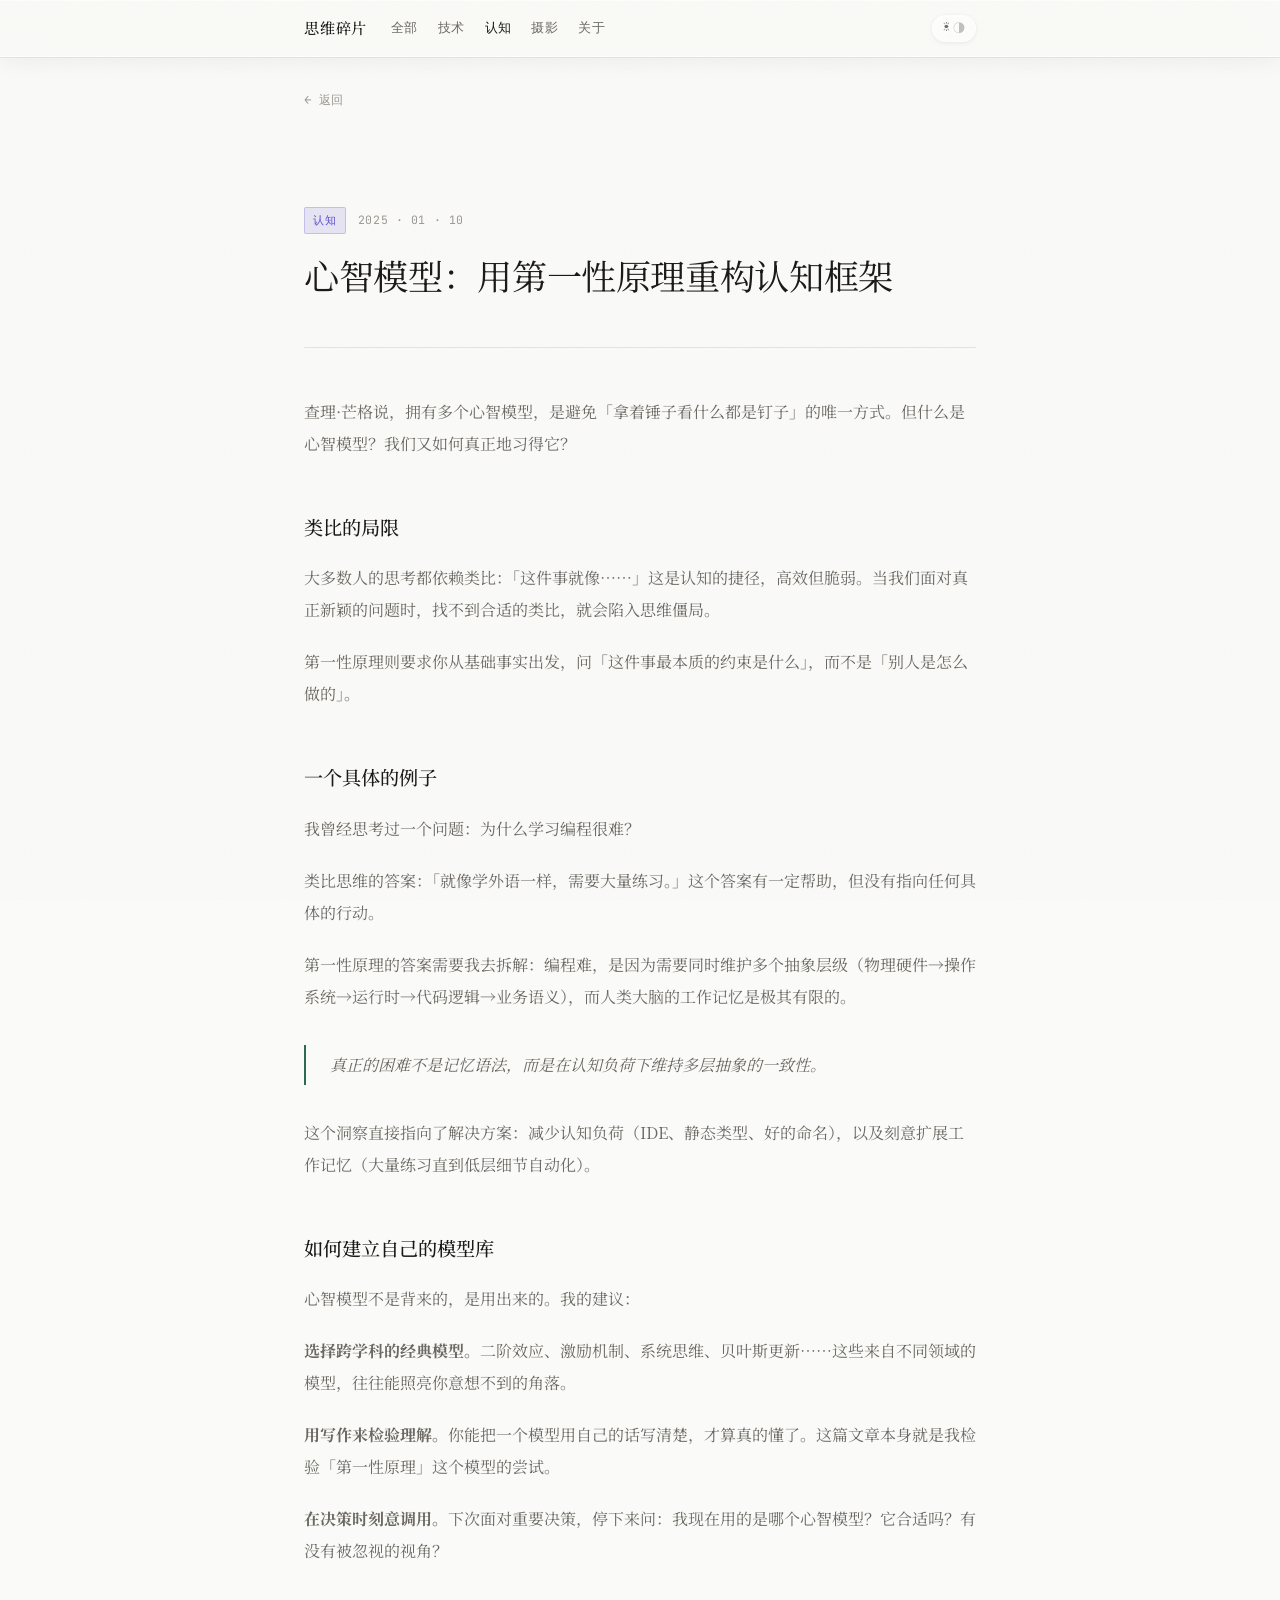
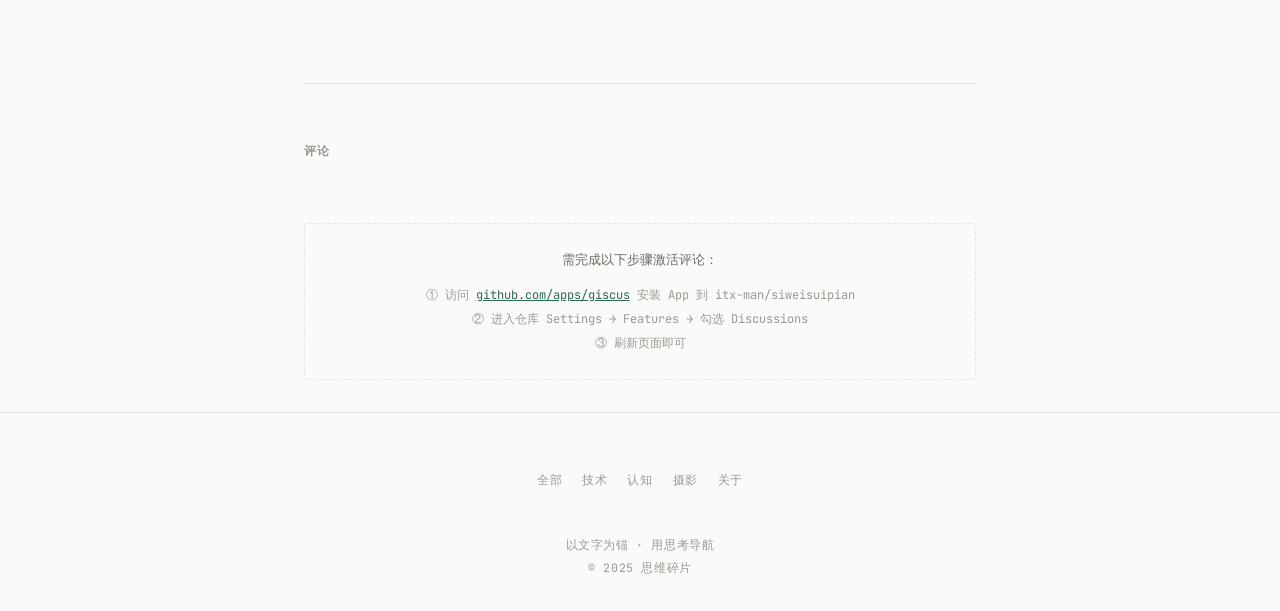
<file: posts/mental-models.html>
<!DOCTYPE html>
<html lang="zh-CN">
<head>
  <meta charset="UTF-8" />
  <meta name="viewport" content="width=device-width, initial-scale=1.0" />
  <title>心智模型：用第一性原理重构认知框架 · 思维碎片</title>
  <link rel="icon" type="image/svg+xml" href="../favicon.svg" />
  <link rel="shortcut icon" href="../favicon.svg" />
  <link rel="apple-touch-icon" href="../favicon.svg" />
  <link rel="stylesheet" href="../css/style.css" />
  <link rel="preconnect" href="https://fonts.googleapis.com">
  <link href="https://fonts.googleapis.com/css2?family=Noto+Serif+SC:wght@300;400;500&family=JetBrains+Mono:wght@300;400&display=swap" rel="stylesheet">
  <meta property="og:type" content="website" />
  <meta property="og:title" content="心智模型：用第一性原理重构认知框架 · 思维碎片" />
  <meta property="og:description" content="查理·芒格说，拥有多个心智模型，是避免「拿着锤子看什么都是钉子」的唯一方式。" />
  <meta property="og:url" content="https://si-wei-sui-pian.vercel.app/posts/mental-models.html" />
  <meta property="og:site_name" content="思维碎片" />
  <meta property="og:locale" content="zh_CN" />
  <meta property="og:image" content="https://si-wei-sui-pian.vercel.app/favicon.svg" />
  <meta name="description" content="查理·芒格说，拥有多个心智模型，是避免「拿着锤子看什么都是钉子」的唯一方式。" />
  <meta name="twitter:card" content="summary_large_image" />
  <meta name="twitter:title" content="心智模型：用第一性原理重构认知框架 · 思维碎片" />
  <meta name="twitter:description" content="查理·芒格说，拥有多个心智模型，是避免「拿着锤子看什么都是钉子」的唯一方式。" />
  <meta name="twitter:image" content="https://si-wei-sui-pian.vercel.app/favicon.svg" />
  <meta name="twitter:url" content="https://si-wei-sui-pian.vercel.app/posts/mental-models.html" />
</head>
<body>
  <div class="noise"></div>
  <header>
    <nav>
      <a href="../index.html" class="logo">思维碎片</a>
      <div class="nav-links">
        <a href="../index.html">全部</a>
        <a href="../tech.html">技术</a>
        <a href="../cognition.html" class="active">认知</a>
        <a href="../photography.html">摄影</a>
        <a href="../about.html">关于</a>
      </div>
      <button class="theme-toggle" id="themeToggle"><span class="sun">☀</span><span class="moon">◑</span></button>
    </nav>
  </header>
  <main>
    <a href="../index.html" class="back-link">← 返回</a>
    <div class="article-header">
      <div class="post-meta">
        <span class="tag cognition">认知</span>
        <time>2025 · 01 · 10</time>
      </div>
      <h1>心智模型：用第一性原理重构认知框架</h1>
    </div>
    <div class="article-content">
      <p>查理·芒格说，拥有多个心智模型，是避免「拿着锤子看什么都是钉子」的唯一方式。但什么是心智模型？我们又如何真正地习得它？</p>

      <h2>类比的局限</h2>
      <p>大多数人的思考都依赖类比：「这件事就像……」这是认知的捷径，高效但脆弱。当我们面对真正新颖的问题时，找不到合适的类比，就会陷入思维僵局。</p>
      <p>第一性原理则要求你从基础事实出发，问「这件事最本质的约束是什么」，而不是「别人是怎么做的」。</p>

      <h2>一个具体的例子</h2>
      <p>我曾经思考过一个问题：为什么学习编程很难？</p>
      <p>类比思维的答案：「就像学外语一样，需要大量练习。」这个答案有一定帮助，但没有指向任何具体的行动。</p>
      <p>第一性原理的答案需要我去拆解：编程难，是因为需要同时维护多个抽象层级（物理硬件→操作系统→运行时→代码逻辑→业务语义），而人类大脑的工作记忆是极其有限的。</p>
      <blockquote>真正的困难不是记忆语法，而是在认知负荷下维持多层抽象的一致性。</blockquote>
      <p>这个洞察直接指向了解决方案：减少认知负荷（IDE、静态类型、好的命名），以及刻意扩展工作记忆（大量练习直到低层细节自动化）。</p>

      <h2>如何建立自己的模型库</h2>
      <p>心智模型不是背来的，是用出来的。我的建议：</p>
      <p><strong>选择跨学科的经典模型。</strong>二阶效应、激励机制、系统思维、贝叶斯更新……这些来自不同领域的模型，往往能照亮你意想不到的角落。</p>
      <p><strong>用写作来检验理解。</strong>你能把一个模型用自己的话写清楚，才算真的懂了。这篇文章本身就是我检验「第一性原理」这个模型的尝试。</p>
      <p><strong>在决策时刻意调用。</strong>下次面对重要决策，停下来问：我现在用的是哪个心智模型？它合适吗？有没有被忽视的视角？</p>
    </div>

    <div class="comments-section">
      <h3>评论</h3>
      <div id="giscus-container">
        <div id="giscus-fallback" style="text-align:center;padding:32px 0;">
          <p style="font-family:var(--font-mono);font-size:0.78rem;color:var(--text-3);">评论加载中…</p>
        </div>
      </div>
      <script>
        (function() {
          var theme = localStorage.getItem('theme') === 'dark' ? 'dark_dimmed' : 'light';
          var s = document.createElement('script');
          s.src = 'https://giscus.app/client.js';
          s.dataset.repo = 'itx-man/siweisuipian';
          s.dataset.repoId = 'R_kgDOSTIv8g';
          s.dataset.category = 'General';
          s.dataset.categoryId = 'DIC_kwDOSTIv8s4C8P6P';
          s.dataset.mapping = 'pathname';
          s.dataset.strict = '0';
          s.dataset.reactionsEnabled = '1';
          s.dataset.emitMetadata = '0';
          s.dataset.inputPosition = 'top';
          s.dataset.theme = theme;
          s.dataset.lang = 'zh-CN';
          s.crossOrigin = 'anonymous';
          s.async = false;
          s.onload = function() {
            var fb = document.getElementById('giscus-fallback');
            if (fb) fb.style.display = 'none';
          };
          s.onerror = function() {
            document.getElementById('giscus-fallback').innerHTML =
              '<p style="font-family:var(--font-mono);font-size:0.78rem;color:var(--text-3);">评论加载失败，请确认已安装 <a href=\'https://github.com/apps/giscus\' target=\'_blank\' style=\'color:var(--accent)\'>Giscus App</a> 并开启仓库 Discussions 功能</p>';
          };
          document.getElementById('giscus-container').appendChild(s);
          // 5秒后仍未出现 iframe 则显示安装提示
          setTimeout(function() {
            if (!document.querySelector('iframe.giscus-frame')) {
              document.getElementById('giscus-fallback').innerHTML =
                '<div style="border:1px dashed var(--border);border-radius:4px;padding:24px 28px;text-align:center">' +
                '<p style="font-family:var(--font-mono);font-size:0.8rem;color:var(--text-2);margin-bottom:12px">需完成以下步骤激活评论：</p>' +
                '<p style="font-family:var(--font-mono);font-size:0.75rem;color:var(--text-3);line-height:2">' +
                '① 访问 <a href=\'https://github.com/apps/giscus\' target=\'_blank\' style=\'color:var(--accent)\'>github.com/apps/giscus</a> 安装 App 到 itx-man/siweisuipian<br>' +
                '② 进入仓库 Settings → Features → 勾选 Discussions<br>' +
                '③ 刷新页面即可</p></div>';
              document.getElementById('giscus-fallback').style.display = 'block';
            }
          }, 5000);
        })();
      </script>
    </div>
  </main>
  <footer>
    <nav class="footer-nav">
      <a href="../index.html">全部</a>
      <a href="../tech.html">技术</a>
      <a href="../cognition.html">认知</a>
      <a href="../photography.html">摄影</a>
      <a href="../about.html">关于</a>
    </nav>
    <p>以文字为锚 · 用思考导航</p>
    <p class="footer-sub">© 2025 思维碎片</p>
  </footer>
  <script src="../js/theme.js"></script>
  <script src="../js/utils.js"></script>
  <script src="../js/toc.js"></script>

  <script>
    // 主题切换时同步 Giscus
    document.getElementById('themeToggle').addEventListener('click', function() {
      setTimeout(function() {
        var theme = document.documentElement.getAttribute('data-theme') === 'dark' ? 'dark_dimmed' : 'light';
        var iframe = document.querySelector('iframe.giscus-frame');
        if (iframe) {
          iframe.contentWindow.postMessage(
            { giscus: { setConfig: { theme: theme } } },
            'https://giscus.app'
          );
        }
      }, 100);
    });
  </script>

</body>
</html>
</file>
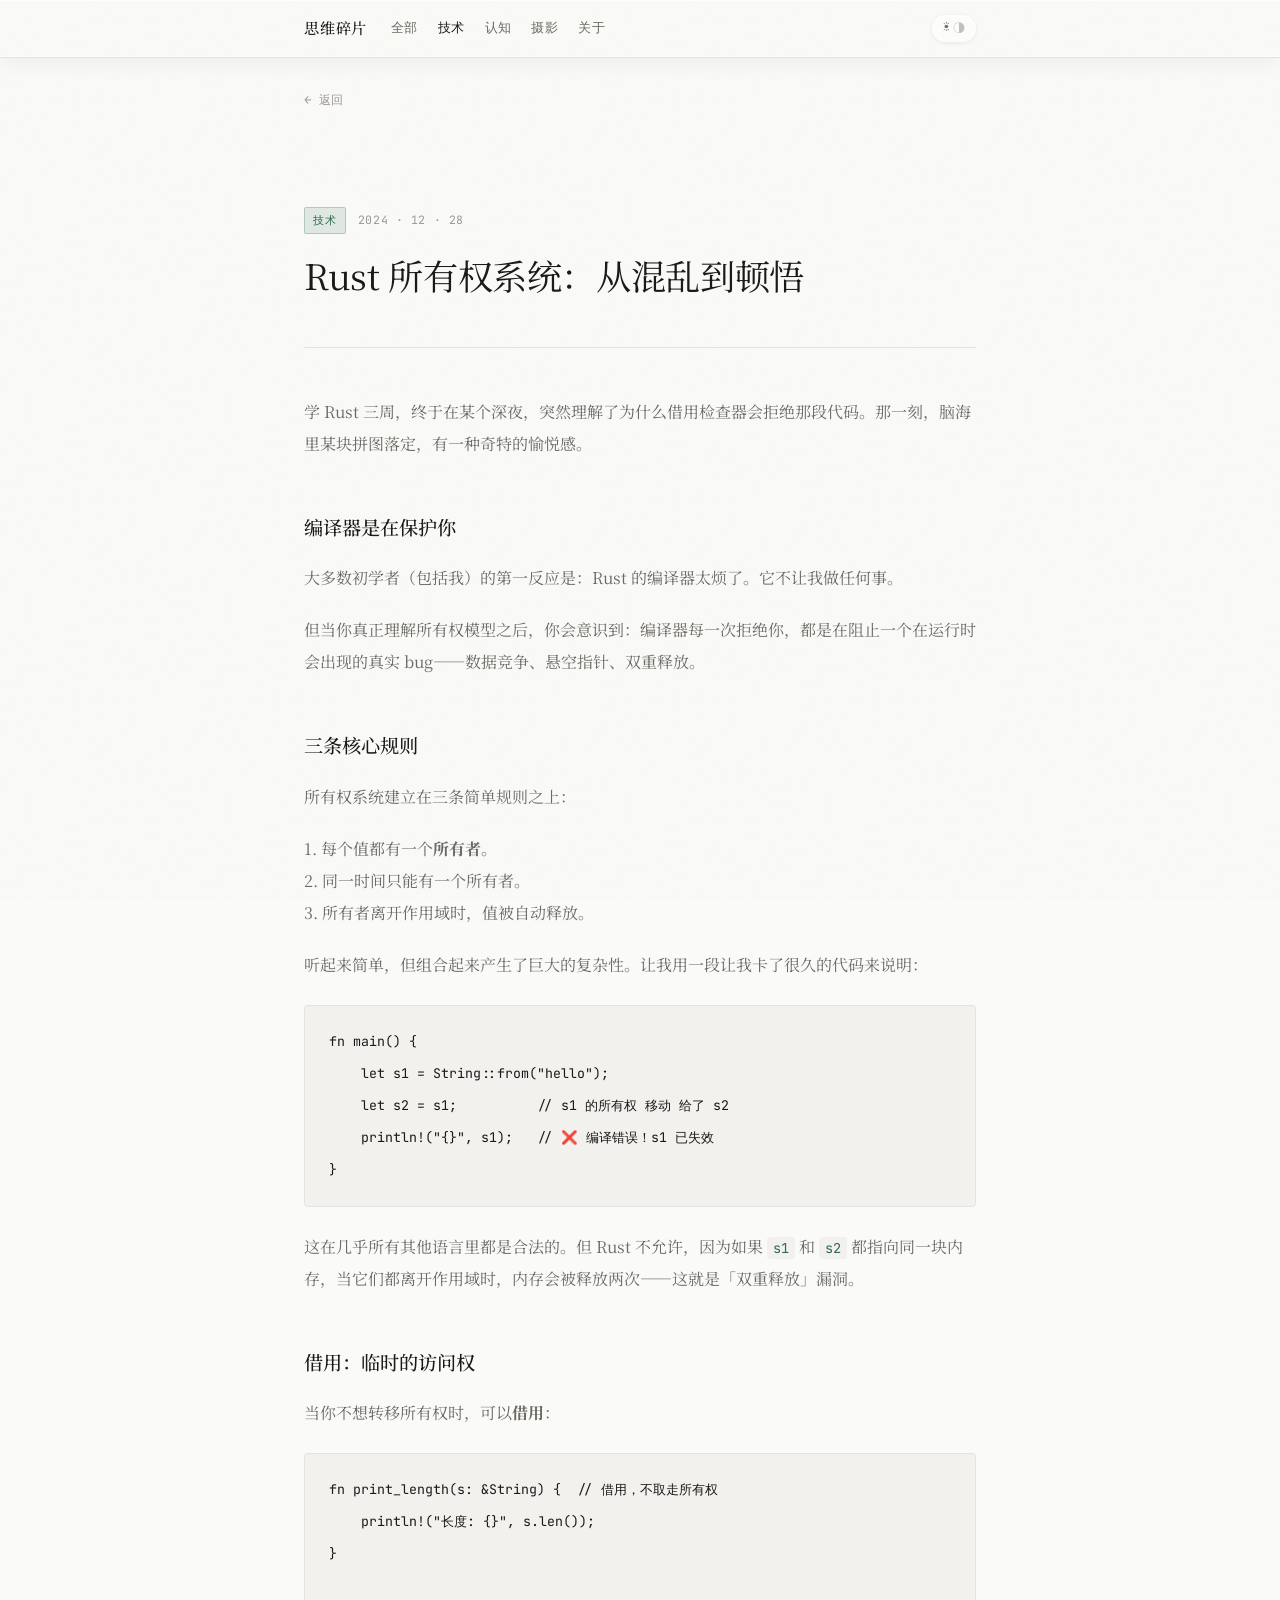
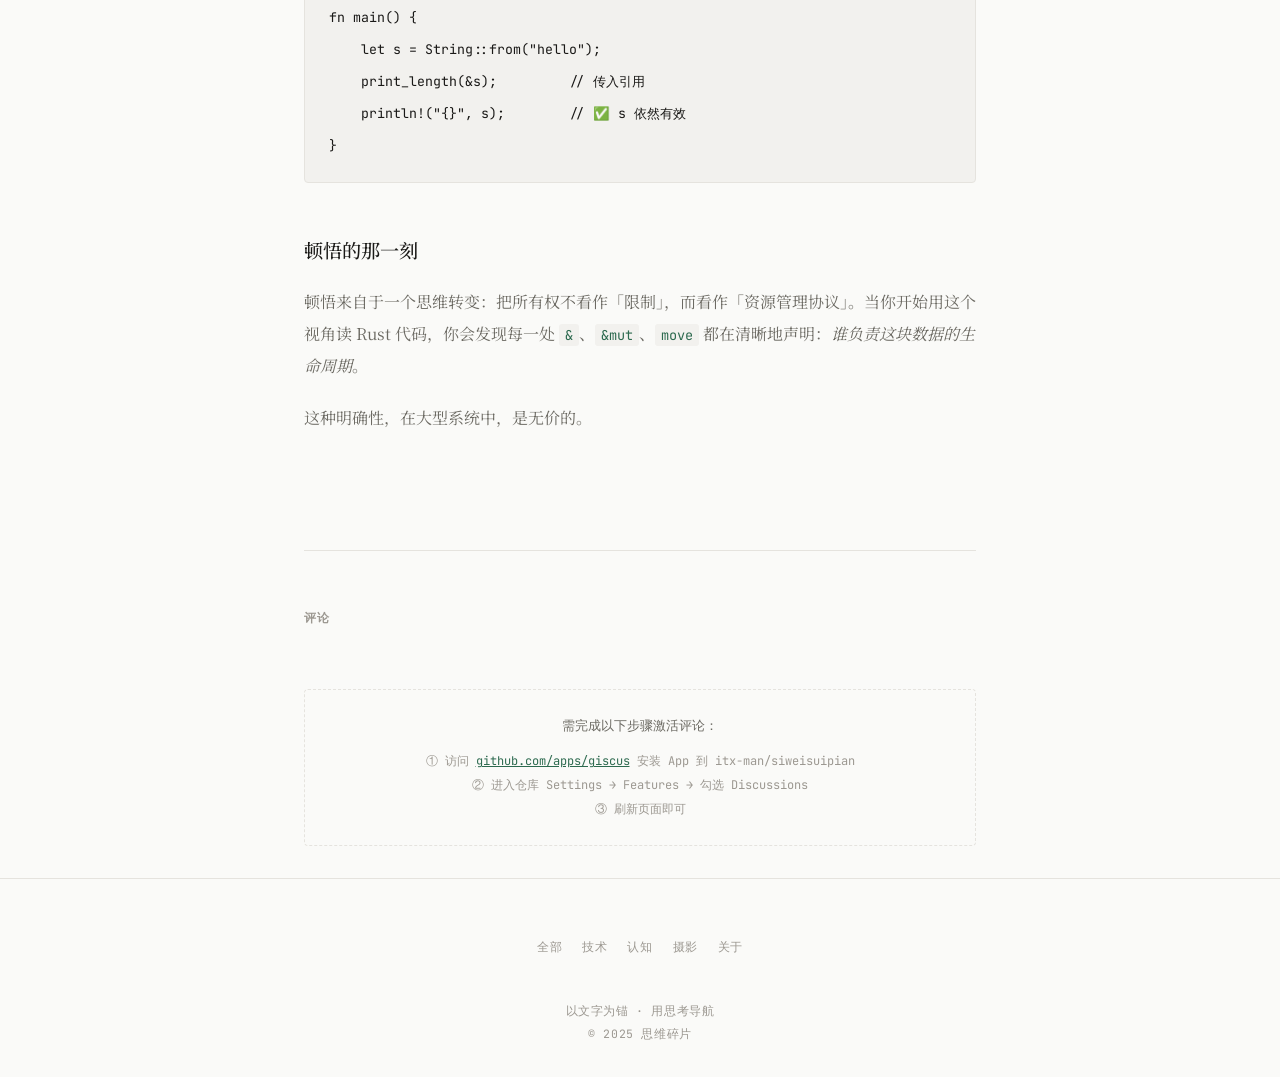
<file: posts/rust-ownership.html>
<!DOCTYPE html>
<html lang="zh-CN">
<head>
  <meta charset="UTF-8" />
  <meta name="viewport" content="width=device-width, initial-scale=1.0" />
  <title>Rust 所有权系统：从混乱到顿悟 · 思维碎片</title>
  <link rel="icon" type="image/svg+xml" href="../favicon.svg" />
  <link rel="shortcut icon" href="../favicon.svg" />
  <link rel="apple-touch-icon" href="../favicon.svg" />
  <link rel="stylesheet" href="../css/style.css" />
  <link rel="preconnect" href="https://fonts.googleapis.com">
  <link href="https://fonts.googleapis.com/css2?family=Noto+Serif+SC:wght@300;400;500&family=JetBrains+Mono:wght@300;400&display=swap" rel="stylesheet">
  <meta property="og:type" content="website" />
  <meta property="og:title" content="Rust 所有权系统：从混乱到顿悟 · 思维碎片" />
  <meta property="og:description" content="学 Rust 三周，终于在某个深夜理解了借用检查器。那一刻，脑海里某块拼图落定。" />
  <meta property="og:url" content="https://si-wei-sui-pian.vercel.app/posts/rust-ownership.html" />
  <meta property="og:site_name" content="思维碎片" />
  <meta property="og:locale" content="zh_CN" />
  <meta property="og:image" content="https://si-wei-sui-pian.vercel.app/favicon.svg" />
  <meta name="description" content="学 Rust 三周，终于在某个深夜理解了借用检查器。那一刻，脑海里某块拼图落定。" />
  <meta name="twitter:card" content="summary_large_image" />
  <meta name="twitter:title" content="Rust 所有权系统：从混乱到顿悟 · 思维碎片" />
  <meta name="twitter:description" content="学 Rust 三周，终于在某个深夜理解了借用检查器。那一刻，脑海里某块拼图落定。" />
  <meta name="twitter:image" content="https://si-wei-sui-pian.vercel.app/favicon.svg" />
  <meta name="twitter:url" content="https://si-wei-sui-pian.vercel.app/posts/rust-ownership.html" />
</head>
<body>
  <div class="noise"></div>
  <header>
    <nav>
      <a href="../index.html" class="logo">思维碎片</a>
      <div class="nav-links">
        <a href="../index.html">全部</a>
        <a href="../tech.html" class="active">技术</a>
        <a href="../cognition.html">认知</a>
        <a href="../photography.html">摄影</a>
        <a href="../about.html">关于</a>
      </div>
      <button class="theme-toggle" id="themeToggle"><span class="sun">☀</span><span class="moon">◑</span></button>
    </nav>
  </header>
  <main>
    <a href="../index.html" class="back-link">← 返回</a>
    <div class="article-header">
      <div class="post-meta">
        <span class="tag tech">技术</span>
        <time>2024 · 12 · 28</time>
      </div>
      <h1>Rust 所有权系统：从混乱到顿悟</h1>
    </div>
    <div class="article-content">
      <p>学 Rust 三周，终于在某个深夜，突然理解了为什么借用检查器会拒绝那段代码。那一刻，脑海里某块拼图落定，有一种奇特的愉悦感。</p>

      <h2>编译器是在保护你</h2>
      <p>大多数初学者（包括我）的第一反应是：Rust 的编译器太烦了。它不让我做任何事。</p>
      <p>但当你真正理解所有权模型之后，你会意识到：编译器每一次拒绝你，都是在阻止一个在运行时会出现的真实 bug——数据竞争、悬空指针、双重释放。</p>

      <h2>三条核心规则</h2>
      <p>所有权系统建立在三条简单规则之上：</p>
      <p>1. 每个值都有一个<strong>所有者</strong>。<br>2. 同一时间只能有一个所有者。<br>3. 所有者离开作用域时，值被自动释放。</p>
      <p>听起来简单，但组合起来产生了巨大的复杂性。让我用一段让我卡了很久的代码来说明：</p>

      <pre><code>fn main() {
    let s1 = String::from("hello");
    let s2 = s1;          // s1 的所有权 移动 给了 s2
    println!("{}", s1);   // ❌ 编译错误！s1 已失效
}</code></pre>

      <p>这在几乎所有其他语言里都是合法的。但 Rust 不允许，因为如果 <code>s1</code> 和 <code>s2</code> 都指向同一块内存，当它们都离开作用域时，内存会被释放两次——这就是「双重释放」漏洞。</p>

      <h2>借用：临时的访问权</h2>
      <p>当你不想转移所有权时，可以<strong>借用</strong>：</p>

      <pre><code>fn print_length(s: &String) {  // 借用，不取走所有权
    println!("长度: {}", s.len());
}

fn main() {
    let s = String::from("hello");
    print_length(&s);         // 传入引用
    println!("{}", s);        // ✅ s 依然有效
}</code></pre>

      <h2>顿悟的那一刻</h2>
      <p>顿悟来自于一个思维转变：把所有权不看作「限制」，而看作「资源管理协议」。当你开始用这个视角读 Rust 代码，你会发现每一处 <code>&</code>、<code>&mut</code>、<code>move</code> 都在清晰地声明：<em>谁负责这块数据的生命周期</em>。</p>
      <p>这种明确性，在大型系统中，是无价的。</p>
    </div>

    <div class="comments-section">
      <h3>评论</h3>
      <div id="giscus-container">
        <div id="giscus-fallback" style="text-align:center;padding:32px 0;">
          <p style="font-family:var(--font-mono);font-size:0.78rem;color:var(--text-3);">评论加载中…</p>
        </div>
      </div>
      <script>
        (function() {
          var theme = localStorage.getItem('theme') === 'dark' ? 'dark_dimmed' : 'light';
          var s = document.createElement('script');
          s.src = 'https://giscus.app/client.js';
          s.dataset.repo = 'itx-man/siweisuipian';
          s.dataset.repoId = 'R_kgDOSTIv8g';
          s.dataset.category = 'General';
          s.dataset.categoryId = 'DIC_kwDOSTIv8s4C8P6P';
          s.dataset.mapping = 'pathname';
          s.dataset.strict = '0';
          s.dataset.reactionsEnabled = '1';
          s.dataset.emitMetadata = '0';
          s.dataset.inputPosition = 'top';
          s.dataset.theme = theme;
          s.dataset.lang = 'zh-CN';
          s.crossOrigin = 'anonymous';
          s.async = false;
          s.onload = function() {
            var fb = document.getElementById('giscus-fallback');
            if (fb) fb.style.display = 'none';
          };
          s.onerror = function() {
            document.getElementById('giscus-fallback').innerHTML =
              '<p style="font-family:var(--font-mono);font-size:0.78rem;color:var(--text-3);">评论加载失败，请确认已安装 <a href=\'https://github.com/apps/giscus\' target=\'_blank\' style=\'color:var(--accent)\'>Giscus App</a> 并开启仓库 Discussions 功能</p>';
          };
          document.getElementById('giscus-container').appendChild(s);
          // 5秒后仍未出现 iframe 则显示安装提示
          setTimeout(function() {
            if (!document.querySelector('iframe.giscus-frame')) {
              document.getElementById('giscus-fallback').innerHTML =
                '<div style="border:1px dashed var(--border);border-radius:4px;padding:24px 28px;text-align:center">' +
                '<p style="font-family:var(--font-mono);font-size:0.8rem;color:var(--text-2);margin-bottom:12px">需完成以下步骤激活评论：</p>' +
                '<p style="font-family:var(--font-mono);font-size:0.75rem;color:var(--text-3);line-height:2">' +
                '① 访问 <a href=\'https://github.com/apps/giscus\' target=\'_blank\' style=\'color:var(--accent)\'>github.com/apps/giscus</a> 安装 App 到 itx-man/siweisuipian<br>' +
                '② 进入仓库 Settings → Features → 勾选 Discussions<br>' +
                '③ 刷新页面即可</p></div>';
              document.getElementById('giscus-fallback').style.display = 'block';
            }
          }, 5000);
        })();
      </script>
    </div>
  </main>
  <footer>
    <nav class="footer-nav">
      <a href="../index.html">全部</a>
      <a href="../tech.html">技术</a>
      <a href="../cognition.html">认知</a>
      <a href="../photography.html">摄影</a>
      <a href="../about.html">关于</a>
    </nav>
    <p>以文字为锚 · 用思考导航</p>
    <p class="footer-sub">© 2025 思维碎片</p>
  </footer>
  <script src="../js/theme.js"></script>
  <script src="../js/utils.js"></script>
  <script src="../js/toc.js"></script>

  <script>
    // 主题切换时同步 Giscus
    document.getElementById('themeToggle').addEventListener('click', function() {
      setTimeout(function() {
        var theme = document.documentElement.getAttribute('data-theme') === 'dark' ? 'dark_dimmed' : 'light';
        var iframe = document.querySelector('iframe.giscus-frame');
        if (iframe) {
          iframe.contentWindow.postMessage(
            { giscus: { setConfig: { theme: theme } } },
            'https://giscus.app'
          );
        }
      }, 100);
    });
  </script>

</body>
</html>
</file>
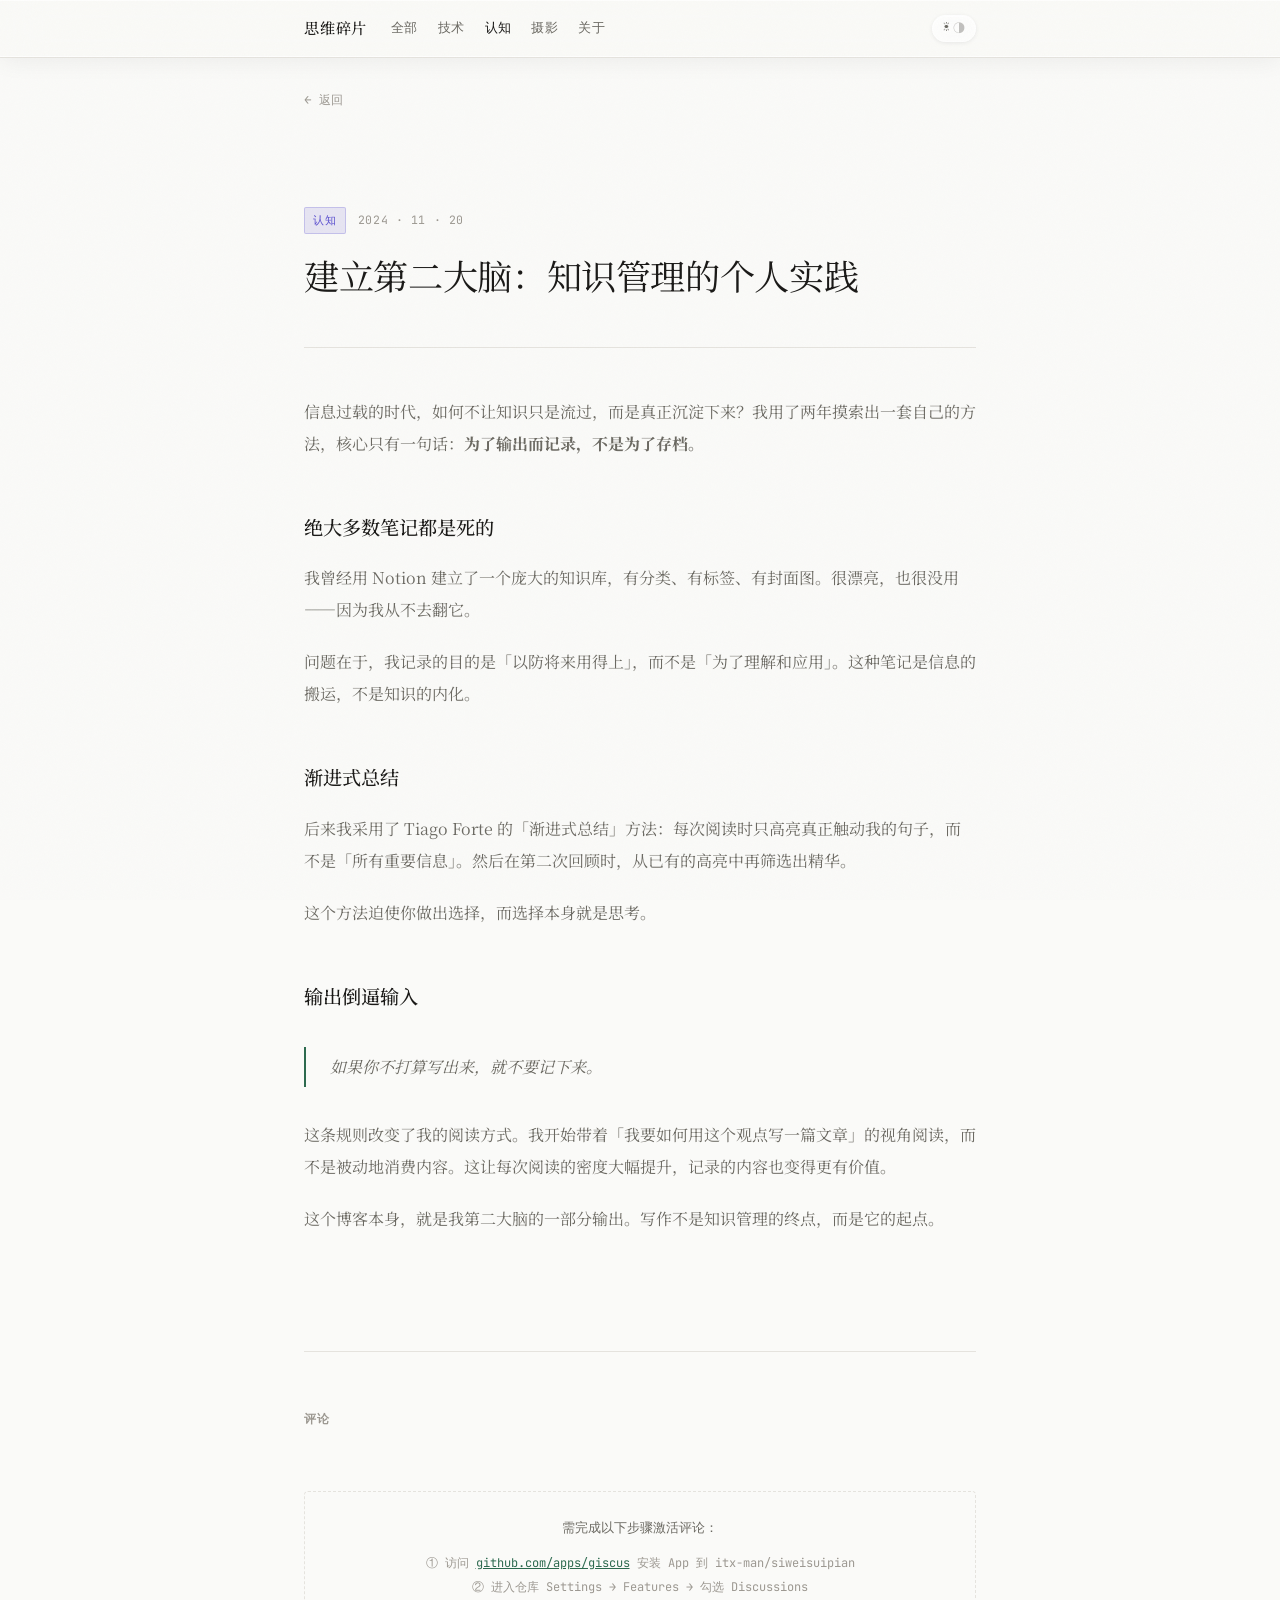
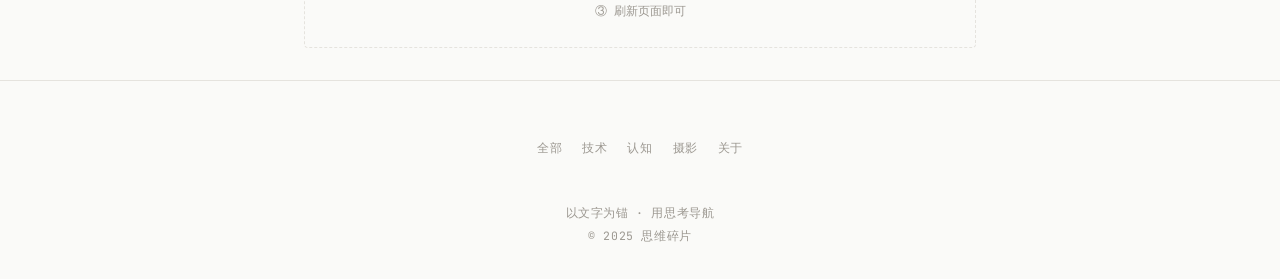
<file: posts/second-brain.html>
<!DOCTYPE html>
<html lang="zh-CN">
<head>
  <meta charset="UTF-8" />
  <meta name="viewport" content="width=device-width, initial-scale=1.0" />
  <title>建立第二大脑 · 思维碎片</title>
  <link rel="icon" type="image/svg+xml" href="../favicon.svg" />
  <link rel="shortcut icon" href="../favicon.svg" />
  <link rel="apple-touch-icon" href="../favicon.svg" />
  <link rel="stylesheet" href="../css/style.css" />
  <link rel="preconnect" href="https://fonts.googleapis.com">
  <link href="https://fonts.googleapis.com/css2?family=Noto+Serif+SC:wght@300;400;500&family=JetBrains+Mono:wght@300;400&display=swap" rel="stylesheet">
  <meta property="og:type" content="website" />
  <meta property="og:title" content="建立第二大脑：知识管理的个人实践 · 思维碎片" />
  <meta property="og:description" content="为了输出而记录，不是为了存档。两年摸索出的知识管理方法。" />
  <meta property="og:url" content="https://si-wei-sui-pian.vercel.app/posts/second-brain.html" />
  <meta property="og:site_name" content="思维碎片" />
  <meta property="og:locale" content="zh_CN" />
  <meta property="og:image" content="https://si-wei-sui-pian.vercel.app/favicon.svg" />
  <meta name="description" content="为了输出而记录，不是为了存档。两年摸索出的知识管理方法。" />
  <meta name="twitter:card" content="summary_large_image" />
  <meta name="twitter:title" content="建立第二大脑：知识管理的个人实践 · 思维碎片" />
  <meta name="twitter:description" content="为了输出而记录，不是为了存档。两年摸索出的知识管理方法。" />
  <meta name="twitter:image" content="https://si-wei-sui-pian.vercel.app/favicon.svg" />
  <meta name="twitter:url" content="https://si-wei-sui-pian.vercel.app/posts/second-brain.html" />
</head>
<body>
  <div class="noise"></div>
  <header>
    <nav>
      <a href="../index.html" class="logo">思维碎片</a>
      <div class="nav-links">
        <a href="../index.html">全部</a>
        <a href="../tech.html">技术</a>
        <a href="../cognition.html" class="active">认知</a>
        <a href="../photography.html">摄影</a>
        <a href="../about.html">关于</a>
      </div>
      <button class="theme-toggle" id="themeToggle"><span class="sun">☀</span><span class="moon">◑</span></button>
    </nav>
  </header>
  <main>
    <a href="../index.html" class="back-link">← 返回</a>
    <div class="article-header">
      <div class="post-meta">
        <span class="tag cognition">认知</span>
        <time>2024 · 11 · 20</time>
      </div>
      <h1>建立第二大脑：知识管理的个人实践</h1>
    </div>
    <div class="article-content">
      <p>信息过载的时代，如何不让知识只是流过，而是真正沉淀下来？我用了两年摸索出一套自己的方法，核心只有一句话：<strong>为了输出而记录，不是为了存档。</strong></p>
      <h2>绝大多数笔记都是死的</h2>
      <p>我曾经用 Notion 建立了一个庞大的知识库，有分类、有标签、有封面图。很漂亮，也很没用——因为我从不去翻它。</p>
      <p>问题在于，我记录的目的是「以防将来用得上」，而不是「为了理解和应用」。这种笔记是信息的搬运，不是知识的内化。</p>
      <h2>渐进式总结</h2>
      <p>后来我采用了 Tiago Forte 的「渐进式总结」方法：每次阅读时只高亮真正触动我的句子，而不是「所有重要信息」。然后在第二次回顾时，从已有的高亮中再筛选出精华。</p>
      <p>这个方法迫使你做出选择，而选择本身就是思考。</p>
      <h2>输出倒逼输入</h2>
      <blockquote>如果你不打算写出来，就不要记下来。</blockquote>
      <p>这条规则改变了我的阅读方式。我开始带着「我要如何用这个观点写一篇文章」的视角阅读，而不是被动地消费内容。这让每次阅读的密度大幅提升，记录的内容也变得更有价值。</p>
      <p>这个博客本身，就是我第二大脑的一部分输出。写作不是知识管理的终点，而是它的起点。</p>
    </div>

    <div class="comments-section">
      <h3>评论</h3>
      <div id="giscus-container">
        <div id="giscus-fallback" style="text-align:center;padding:32px 0;">
          <p style="font-family:var(--font-mono);font-size:0.78rem;color:var(--text-3);">评论加载中…</p>
        </div>
      </div>
      <script>
        (function() {
          var theme = localStorage.getItem('theme') === 'dark' ? 'dark_dimmed' : 'light';
          var s = document.createElement('script');
          s.src = 'https://giscus.app/client.js';
          s.dataset.repo = 'itx-man/siweisuipian';
          s.dataset.repoId = 'R_kgDOSTIv8g';
          s.dataset.category = 'General';
          s.dataset.categoryId = 'DIC_kwDOSTIv8s4C8P6P';
          s.dataset.mapping = 'pathname';
          s.dataset.strict = '0';
          s.dataset.reactionsEnabled = '1';
          s.dataset.emitMetadata = '0';
          s.dataset.inputPosition = 'top';
          s.dataset.theme = theme;
          s.dataset.lang = 'zh-CN';
          s.crossOrigin = 'anonymous';
          s.async = false;
          s.onload = function() {
            var fb = document.getElementById('giscus-fallback');
            if (fb) fb.style.display = 'none';
          };
          s.onerror = function() {
            document.getElementById('giscus-fallback').innerHTML =
              '<p style="font-family:var(--font-mono);font-size:0.78rem;color:var(--text-3);">评论加载失败，请确认已安装 <a href=\'https://github.com/apps/giscus\' target=\'_blank\' style=\'color:var(--accent)\'>Giscus App</a> 并开启仓库 Discussions 功能</p>';
          };
          document.getElementById('giscus-container').appendChild(s);
          // 5秒后仍未出现 iframe 则显示安装提示
          setTimeout(function() {
            if (!document.querySelector('iframe.giscus-frame')) {
              document.getElementById('giscus-fallback').innerHTML =
                '<div style="border:1px dashed var(--border);border-radius:4px;padding:24px 28px;text-align:center">' +
                '<p style="font-family:var(--font-mono);font-size:0.8rem;color:var(--text-2);margin-bottom:12px">需完成以下步骤激活评论：</p>' +
                '<p style="font-family:var(--font-mono);font-size:0.75rem;color:var(--text-3);line-height:2">' +
                '① 访问 <a href=\'https://github.com/apps/giscus\' target=\'_blank\' style=\'color:var(--accent)\'>github.com/apps/giscus</a> 安装 App 到 itx-man/siweisuipian<br>' +
                '② 进入仓库 Settings → Features → 勾选 Discussions<br>' +
                '③ 刷新页面即可</p></div>';
              document.getElementById('giscus-fallback').style.display = 'block';
            }
          }, 5000);
        })();
      </script>
    </div>
  </main>
  <footer>
    <nav class="footer-nav">
      <a href="../index.html">全部</a>
      <a href="../tech.html">技术</a>
      <a href="../cognition.html">认知</a>
      <a href="../photography.html">摄影</a>
      <a href="../about.html">关于</a>
    </nav>
    <p>以文字为锚 · 用思考导航</p>
    <p class="footer-sub">© 2025 思维碎片</p>
  </footer>
  <script src="../js/theme.js"></script>
  <script src="../js/utils.js"></script>
  <script src="../js/toc.js"></script>

  <script>
    // 主题切换时同步 Giscus
    document.getElementById('themeToggle').addEventListener('click', function() {
      setTimeout(function() {
        var theme = document.documentElement.getAttribute('data-theme') === 'dark' ? 'dark_dimmed' : 'light';
        var iframe = document.querySelector('iframe.giscus-frame');
        if (iframe) {
          iframe.contentWindow.postMessage(
            { giscus: { setConfig: { theme: theme } } },
            'https://giscus.app'
          );
        }
      }, 100);
    });
  </script>

</body>
</html>
</file>
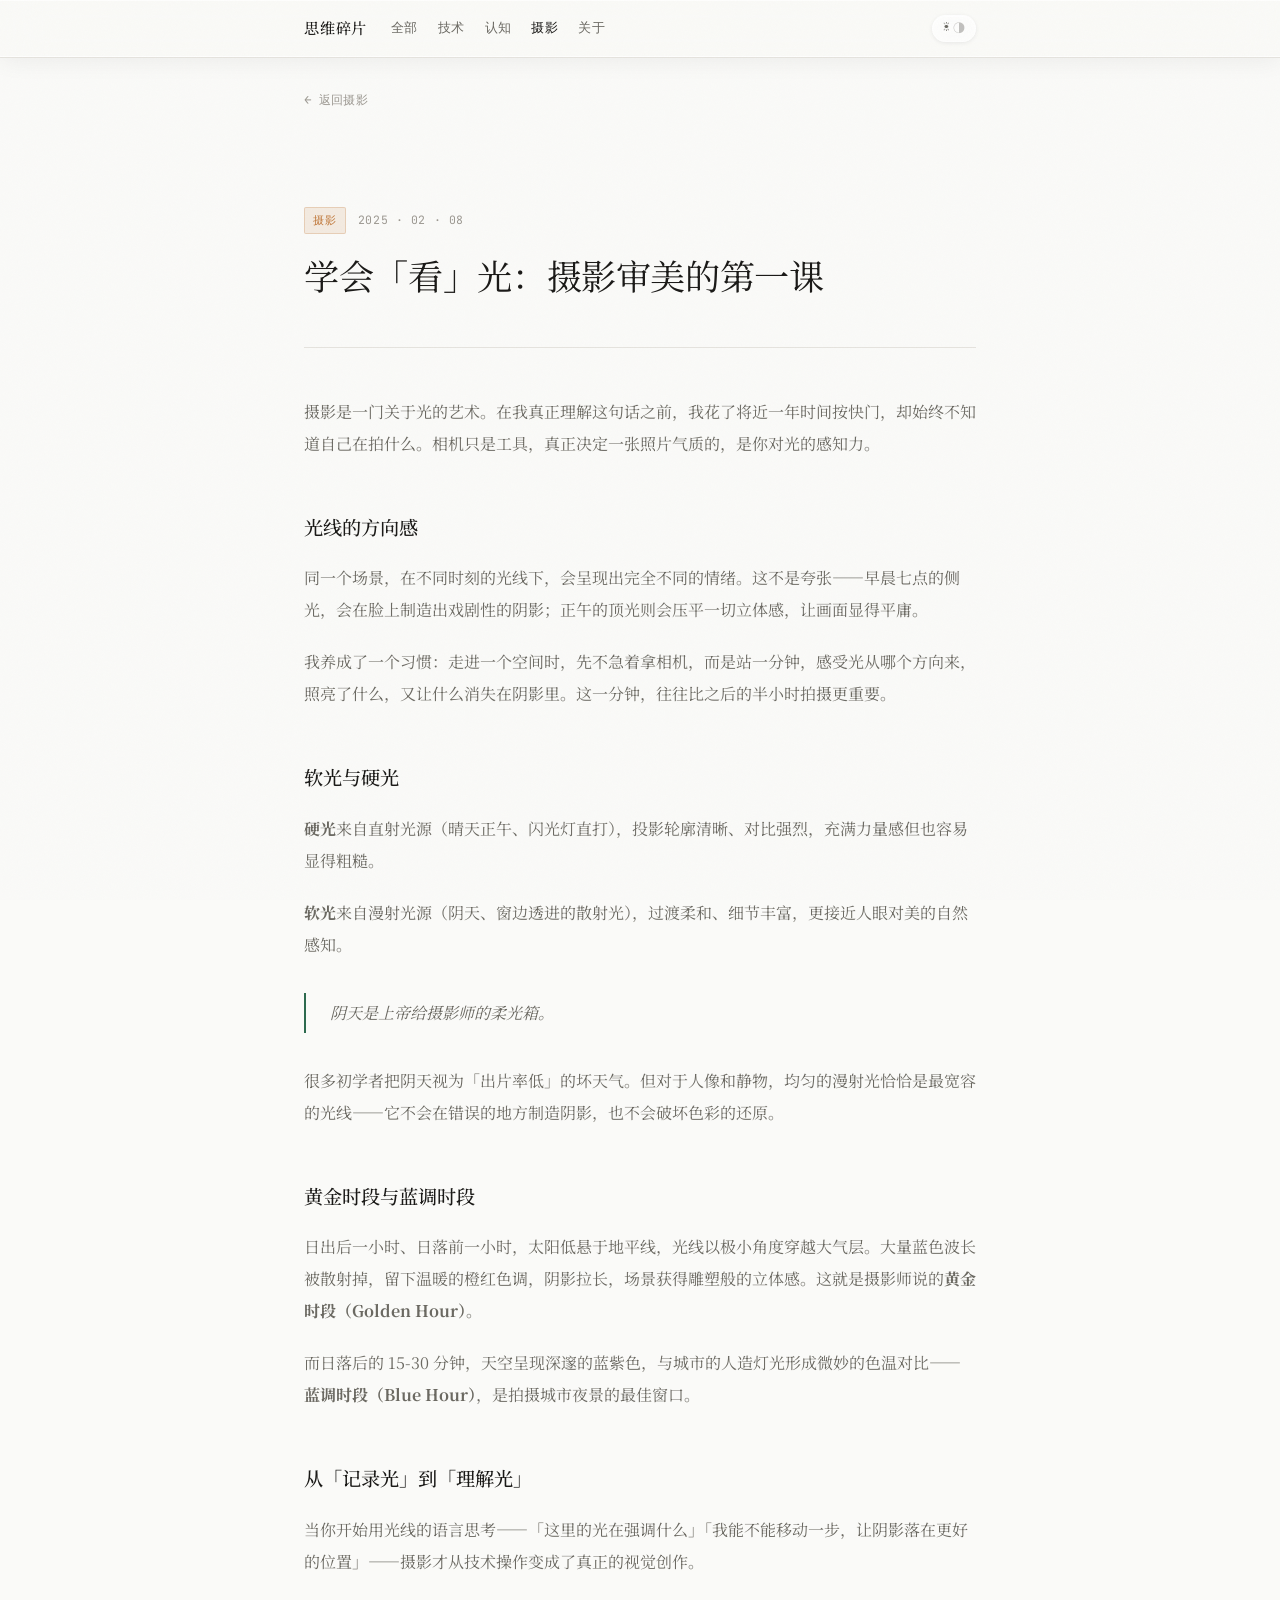
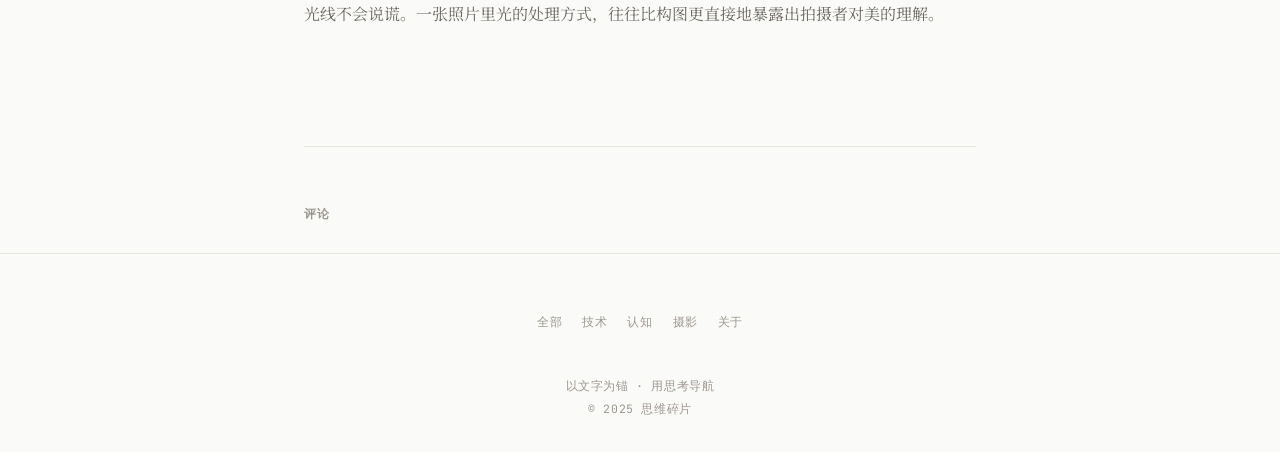
<file: posts/seeing-light.html>
<!DOCTYPE html>
<html lang="zh-CN">
<head>
  <meta charset="UTF-8" />
  <meta name="viewport" content="width=device-width, initial-scale=1.0" />
  <title>学会「看」光：摄影审美的第一课 · 思维碎片</title>
  <link rel="icon" type="image/svg+xml" href="../favicon.svg" />
  <link rel="shortcut icon" href="../favicon.svg" />
  <link rel="apple-touch-icon" href="../favicon.svg" />
  <link rel="stylesheet" href="../css/style.css" />
  <link rel="preconnect" href="https://fonts.googleapis.com">
  <link href="https://fonts.googleapis.com/css2?family=Noto+Serif+SC:wght@300;400;500&family=JetBrains+Mono:wght@300;400&display=swap" rel="stylesheet">
  <meta property="og:type" content="website" />
  <meta property="og:title" content="学会「看」光：摄影审美的第一课 · 思维碎片" />
  <meta property="og:description" content="摄影是一门关于光的艺术。在你真正理解这句话之前，你只是在按快门。" />
  <meta property="og:url" content="https://si-wei-sui-pian.vercel.app/posts/seeing-light.html" />
  <meta property="og:site_name" content="思维碎片" />
  <meta property="og:locale" content="zh_CN" />
  <meta property="og:image" content="https://si-wei-sui-pian.vercel.app/favicon.svg" />
  <meta name="description" content="摄影是一门关于光的艺术。在你真正理解这句话之前，你只是在按快门。" />
  <meta name="twitter:card" content="summary_large_image" />
  <meta name="twitter:title" content="学会「看」光：摄影审美的第一课 · 思维碎片" />
  <meta name="twitter:description" content="摄影是一门关于光的艺术。在你真正理解这句话之前，你只是在按快门。" />
  <meta name="twitter:image" content="https://si-wei-sui-pian.vercel.app/favicon.svg" />
  <meta name="twitter:url" content="https://si-wei-sui-pian.vercel.app/posts/seeing-light.html" />
</head>
<body>
  <div class="noise"></div>
  <header>
    <nav>
      <a href="../index.html" class="logo">思维碎片</a>
      <div class="nav-links">
        <a href="../index.html">全部</a>
        <a href="../tech.html">技术</a>
        <a href="../cognition.html">认知</a>
        <a href="../photography.html" class="active">摄影</a>
        <a href="../about.html">关于</a>
      </div>
      <button class="theme-toggle" id="themeToggle"><span class="sun">☀</span><span class="moon">◑</span></button>
    </nav>
  </header>
  <main>
    <a href="../photography.html" class="back-link">← 返回摄影</a>
    <div class="article-header">
      <div class="post-meta">
        <span class="tag photo">摄影</span>
        <time>2025 · 02 · 08</time>
      </div>
      <h1>学会「看」光：摄影审美的第一课</h1>
    </div>
    <div class="article-content">
      <p>摄影是一门关于光的艺术。在我真正理解这句话之前，我花了将近一年时间按快门，却始终不知道自己在拍什么。相机只是工具，真正决定一张照片气质的，是你对光的感知力。</p>

      <h2>光线的方向感</h2>
      <p>同一个场景，在不同时刻的光线下，会呈现出完全不同的情绪。这不是夸张——早晨七点的侧光，会在脸上制造出戏剧性的阴影；正午的顶光则会压平一切立体感，让画面显得平庸。</p>
      <p>我养成了一个习惯：走进一个空间时，先不急着拿相机，而是站一分钟，感受光从哪个方向来，照亮了什么，又让什么消失在阴影里。这一分钟，往往比之后的半小时拍摄更重要。</p>

      <h2>软光与硬光</h2>
      <p><strong>硬光</strong>来自直射光源（晴天正午、闪光灯直打），投影轮廓清晰、对比强烈，充满力量感但也容易显得粗糙。</p>
      <p><strong>软光</strong>来自漫射光源（阴天、窗边透进的散射光），过渡柔和、细节丰富，更接近人眼对美的自然感知。</p>
      <blockquote>阴天是上帝给摄影师的柔光箱。</blockquote>
      <p>很多初学者把阴天视为「出片率低」的坏天气。但对于人像和静物，均匀的漫射光恰恰是最宽容的光线——它不会在错误的地方制造阴影，也不会破坏色彩的还原。</p>

      <h2>黄金时段与蓝调时段</h2>
      <p>日出后一小时、日落前一小时，太阳低悬于地平线，光线以极小角度穿越大气层。大量蓝色波长被散射掉，留下温暖的橙红色调，阴影拉长，场景获得雕塑般的立体感。这就是摄影师说的<strong>黄金时段（Golden Hour）</strong>。</p>
      <p>而日落后的 15-30 分钟，天空呈现深邃的蓝紫色，与城市的人造灯光形成微妙的色温对比——<strong>蓝调时段（Blue Hour）</strong>，是拍摄城市夜景的最佳窗口。</p>

      <h2>从「记录光」到「理解光」</h2>
      <p>当你开始用光线的语言思考——「这里的光在强调什么」「我能不能移动一步，让阴影落在更好的位置」——摄影才从技术操作变成了真正的视觉创作。</p>
      <p>光线不会说谎。一张照片里光的处理方式，往往比构图更直接地暴露出拍摄者对美的理解。</p>
    </div>

    <div class="comments-section">
      <h3>评论</h3>
      <div id="giscus-container">
        <div id="giscus-fallback" style="text-align:center;padding:32px 0;">
          <p style="font-family:var(--font-mono);font-size:0.78rem;color:var(--text-3);">评论加载中…</p>
        </div>
      </div>
      <script>
        (function() {
          var theme = localStorage.getItem('theme') === 'dark' ? 'dark_dimmed' : 'light';
          var s = document.createElement('script');
          s.src = 'https://giscus.app/client.js';
          s.dataset.repo = 'itx-man/siweisuipian';
          s.dataset.repoId = 'R_kgDOSTIv8g';
          s.dataset.category = 'General';
          s.dataset.categoryId = 'DIC_kwDOSTIv8s4C8P6P';
          s.dataset.mapping = 'pathname';
          s.dataset.strict = '0';
          s.dataset.reactionsEnabled = '1';
          s.dataset.emitMetadata = '0';
          s.dataset.inputPosition = 'top';
          s.dataset.theme = theme;
          s.dataset.lang = 'zh-CN';
          s.crossOrigin = 'anonymous';
          s.async = false;
          s.onload = function() {
            var fb = document.getElementById('giscus-fallback');
            if (fb) fb.style.display = 'none';
          };
          document.getElementById('giscus-container').appendChild(s);
          setTimeout(function() {
            if (!document.querySelector('iframe.giscus-frame')) {
              document.getElementById('giscus-fallback').style.display = 'none';
            }
          }, 5000);
        })();
      </script>
    </div>
  </main>
  <footer>
    <nav class="footer-nav">
      <a href="../index.html">全部</a>
      <a href="../tech.html">技术</a>
      <a href="../cognition.html">认知</a>
      <a href="../photography.html">摄影</a>
      <a href="../about.html">关于</a>
    </nav>
    <p>以文字为锚 · 用思考导航</p>
    <p class="footer-sub">© 2025 思维碎片</p>
  </footer>
  <script src="../js/theme.js"></script>
  <script src="../js/utils.js"></script>
  <script src="../js/toc.js"></script>
  <script>
    document.getElementById('themeToggle').addEventListener('click', function() {
      setTimeout(function() {
        var theme = document.documentElement.getAttribute('data-theme') === 'dark' ? 'dark_dimmed' : 'light';
        var iframe = document.querySelector('iframe.giscus-frame');
        if (iframe) iframe.contentWindow.postMessage({ giscus: { setConfig: { theme: theme } } }, 'https://giscus.app');
      }, 100);
    });
  </script>
</body>
</html>
</file>
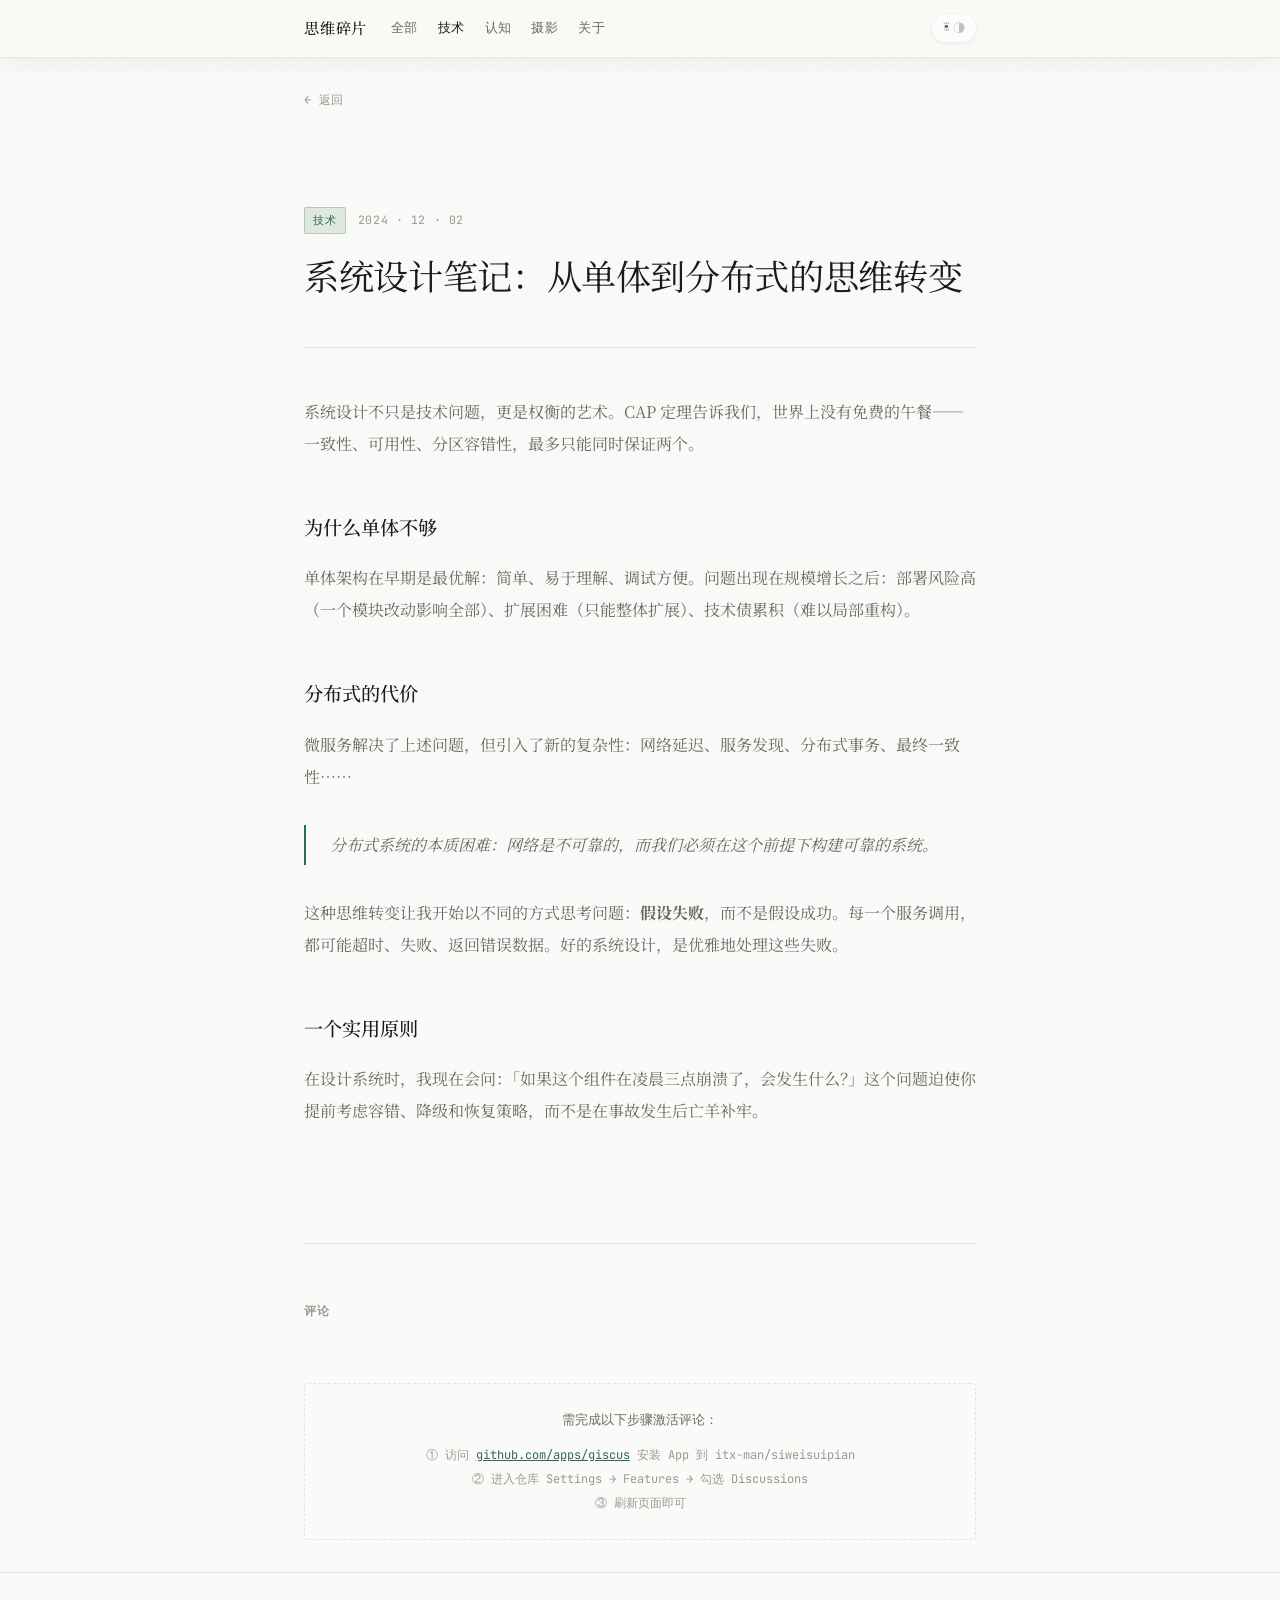
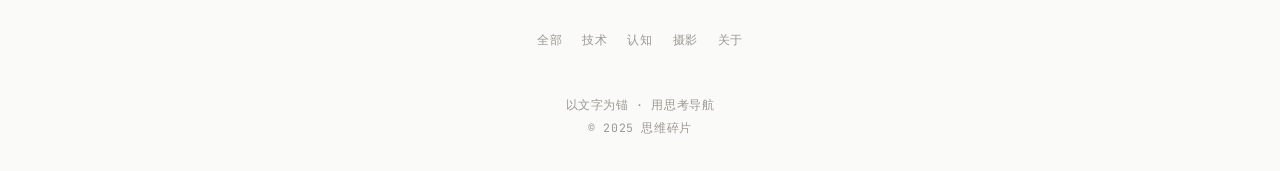
<file: posts/system-design.html>
<!DOCTYPE html>
<html lang="zh-CN">
<head>
  <meta charset="UTF-8" />
  <meta name="viewport" content="width=device-width, initial-scale=1.0" />
  <title>系统设计笔记 · 思维碎片</title>
  <link rel="icon" type="image/svg+xml" href="../favicon.svg" />
  <link rel="shortcut icon" href="../favicon.svg" />
  <link rel="apple-touch-icon" href="../favicon.svg" />
  <link rel="stylesheet" href="../css/style.css" />
  <link rel="preconnect" href="https://fonts.googleapis.com">
  <link href="https://fonts.googleapis.com/css2?family=Noto+Serif+SC:wght@300;400;500&family=JetBrains+Mono:wght@300;400&display=swap" rel="stylesheet">
  <meta property="og:type" content="website" />
  <meta property="og:title" content="系统设计笔记：从单体到分布式的思维转变 · 思维碎片" />
  <meta property="og:description" content="系统设计不只是技术问题，更是权衡的艺术。CAP 定理告诉我们，世界上没有免费的午餐。" />
  <meta property="og:url" content="https://si-wei-sui-pian.vercel.app/posts/system-design.html" />
  <meta property="og:site_name" content="思维碎片" />
  <meta property="og:locale" content="zh_CN" />
  <meta property="og:image" content="https://si-wei-sui-pian.vercel.app/favicon.svg" />
  <meta name="description" content="系统设计不只是技术问题，更是权衡的艺术。CAP 定理告诉我们，世界上没有免费的午餐。" />
  <meta name="twitter:card" content="summary_large_image" />
  <meta name="twitter:title" content="系统设计笔记：从单体到分布式的思维转变 · 思维碎片" />
  <meta name="twitter:description" content="系统设计不只是技术问题，更是权衡的艺术。CAP 定理告诉我们，世界上没有免费的午餐。" />
  <meta name="twitter:image" content="https://si-wei-sui-pian.vercel.app/favicon.svg" />
  <meta name="twitter:url" content="https://si-wei-sui-pian.vercel.app/posts/system-design.html" />
</head>
<body>
  <div class="noise"></div>
  <header>
    <nav>
      <a href="../index.html" class="logo">思维碎片</a>
      <div class="nav-links">
        <a href="../index.html">全部</a>
        <a href="../tech.html" class="active">技术</a>
        <a href="../cognition.html">认知</a>
        <a href="../photography.html">摄影</a>
        <a href="../about.html">关于</a>
      </div>
      <button class="theme-toggle" id="themeToggle"><span class="sun">☀</span><span class="moon">◑</span></button>
    </nav>
  </header>
  <main>
    <a href="../index.html" class="back-link">← 返回</a>
    <div class="article-header">
      <div class="post-meta">
        <span class="tag tech">技术</span>
        <time>2024 · 12 · 02</time>
      </div>
      <h1>系统设计笔记：从单体到分布式的思维转变</h1>
    </div>
    <div class="article-content">
      <p>系统设计不只是技术问题，更是权衡的艺术。CAP 定理告诉我们，世界上没有免费的午餐——一致性、可用性、分区容错性，最多只能同时保证两个。</p>
      <h2>为什么单体不够</h2>
      <p>单体架构在早期是最优解：简单、易于理解、调试方便。问题出现在规模增长之后：部署风险高（一个模块改动影响全部）、扩展困难（只能整体扩展）、技术债累积（难以局部重构）。</p>
      <h2>分布式的代价</h2>
      <p>微服务解决了上述问题，但引入了新的复杂性：网络延迟、服务发现、分布式事务、最终一致性……</p>
      <blockquote>分布式系统的本质困难：网络是不可靠的，而我们必须在这个前提下构建可靠的系统。</blockquote>
      <p>这种思维转变让我开始以不同的方式思考问题：<strong>假设失败</strong>，而不是假设成功。每一个服务调用，都可能超时、失败、返回错误数据。好的系统设计，是优雅地处理这些失败。</p>
      <h2>一个实用原则</h2>
      <p>在设计系统时，我现在会问：「如果这个组件在凌晨三点崩溃了，会发生什么？」这个问题迫使你提前考虑容错、降级和恢复策略，而不是在事故发生后亡羊补牢。</p>
    </div>

    <div class="comments-section">
      <h3>评论</h3>
      <div id="giscus-container">
        <div id="giscus-fallback" style="text-align:center;padding:32px 0;">
          <p style="font-family:var(--font-mono);font-size:0.78rem;color:var(--text-3);">评论加载中…</p>
        </div>
      </div>
      <script>
        (function() {
          var theme = localStorage.getItem('theme') === 'dark' ? 'dark_dimmed' : 'light';
          var s = document.createElement('script');
          s.src = 'https://giscus.app/client.js';
          s.dataset.repo = 'itx-man/siweisuipian';
          s.dataset.repoId = 'R_kgDOSTIv8g';
          s.dataset.category = 'General';
          s.dataset.categoryId = 'DIC_kwDOSTIv8s4C8P6P';
          s.dataset.mapping = 'pathname';
          s.dataset.strict = '0';
          s.dataset.reactionsEnabled = '1';
          s.dataset.emitMetadata = '0';
          s.dataset.inputPosition = 'top';
          s.dataset.theme = theme;
          s.dataset.lang = 'zh-CN';
          s.crossOrigin = 'anonymous';
          s.async = false;
          s.onload = function() {
            var fb = document.getElementById('giscus-fallback');
            if (fb) fb.style.display = 'none';
          };
          s.onerror = function() {
            document.getElementById('giscus-fallback').innerHTML =
              '<p style="font-family:var(--font-mono);font-size:0.78rem;color:var(--text-3);">评论加载失败，请确认已安装 <a href=\'https://github.com/apps/giscus\' target=\'_blank\' style=\'color:var(--accent)\'>Giscus App</a> 并开启仓库 Discussions 功能</p>';
          };
          document.getElementById('giscus-container').appendChild(s);
          // 5秒后仍未出现 iframe 则显示安装提示
          setTimeout(function() {
            if (!document.querySelector('iframe.giscus-frame')) {
              document.getElementById('giscus-fallback').innerHTML =
                '<div style="border:1px dashed var(--border);border-radius:4px;padding:24px 28px;text-align:center">' +
                '<p style="font-family:var(--font-mono);font-size:0.8rem;color:var(--text-2);margin-bottom:12px">需完成以下步骤激活评论：</p>' +
                '<p style="font-family:var(--font-mono);font-size:0.75rem;color:var(--text-3);line-height:2">' +
                '① 访问 <a href=\'https://github.com/apps/giscus\' target=\'_blank\' style=\'color:var(--accent)\'>github.com/apps/giscus</a> 安装 App 到 itx-man/siweisuipian<br>' +
                '② 进入仓库 Settings → Features → 勾选 Discussions<br>' +
                '③ 刷新页面即可</p></div>';
              document.getElementById('giscus-fallback').style.display = 'block';
            }
          }, 5000);
        })();
      </script>
    </div>
  </main>
  <footer>
    <nav class="footer-nav">
      <a href="../index.html">全部</a>
      <a href="../tech.html">技术</a>
      <a href="../cognition.html">认知</a>
      <a href="../photography.html">摄影</a>
      <a href="../about.html">关于</a>
    </nav>
    <p>以文字为锚 · 用思考导航</p>
    <p class="footer-sub">© 2025 思维碎片</p>
  </footer>
  <script src="../js/theme.js"></script>
  <script src="../js/utils.js"></script>
  <script src="../js/toc.js"></script>

  <script>
    // 主题切换时同步 Giscus
    document.getElementById('themeToggle').addEventListener('click', function() {
      setTimeout(function() {
        var theme = document.documentElement.getAttribute('data-theme') === 'dark' ? 'dark_dimmed' : 'light';
        var iframe = document.querySelector('iframe.giscus-frame');
        if (iframe) {
          iframe.contentWindow.postMessage(
            { giscus: { setConfig: { theme: theme } } },
            'https://giscus.app'
          );
        }
      }, 100);
    });
  </script>

</body>
</html>
</file>
<file: css/style.css>
/* ── Reset & Variables ── */
*, *::before, *::after { box-sizing: border-box; margin: 0; padding: 0; }

:root {
  --bg: #fafaf8;
  --surface: #f2f1ee;
  --border: #e5e3de;
  --border-glass: rgba(255,255,255,0.55);
  --text: #1a1917;
  --text-2: #6b6962;
  --text-3: #9c9891;
  --accent: #2d6a4f;
  --accent-cog: #5b4fcf;
  --accent-photo: #c0783a;
  --card-hover: #f5f4f0;
  --noise-opacity: 0.025;
  --radius: 4px;
  --font-serif: 'Noto Serif SC', 'Georgia', serif;
  --font-mono: 'JetBrains Mono', 'Courier New', monospace;
  --transition: 0.2s ease;
  --glass-bg: rgba(250, 250, 248, 0.78);
  --glass-shadow: 0 4px 24px rgba(0,0,0,0.06), inset 0 1px 0 rgba(255,255,255,0.8);
}

[data-theme="dark"] {
  --bg: #0f0f0d;
  --surface: #191916;
  --border: #2a2926;
  --border-glass: rgba(255,255,255,0.08);
  --text: #e8e6e1;
  --text-2: #9c9891;
  --text-3: #6b6962;
  --accent: #52b788;
  --accent-cog: #9d8df1;
  --accent-photo: #e0a060;
  --card-hover: #1a1916;
  --noise-opacity: 0.04;
  --glass-bg: rgba(15, 15, 13, 0.80);
  --glass-shadow: 0 4px 24px rgba(0,0,0,0.3), inset 0 1px 0 rgba(255,255,255,0.06);
}

/* ── Base ── */
html { font-size: 16px; scroll-behavior: smooth; }

body {
  font-family: var(--font-serif);
  background: var(--bg);
  color: var(--text);
  line-height: 1.8;
  min-height: 100vh;
  display: flex;
  flex-direction: column;
  transition: background var(--transition), color var(--transition);
}

/* Noise texture */
.noise {
  position: fixed;
  inset: 0;
  pointer-events: none;
  z-index: 999;
  opacity: var(--noise-opacity);
  background-image: url("data:image/svg+xml,%3Csvg viewBox='0 0 256 256' xmlns='http://www.w3.org/2000/svg'%3E%3Cfilter id='noise'%3E%3CfeTurbulence type='fractalNoise' baseFrequency='0.9' numOctaves='4' stitchTiles='stitch'/%3E%3C/filter%3E%3Crect width='100%25' height='100%25' filter='url(%23noise)'/%3E%3C/svg%3E");
  background-size: 200px 200px;
}

/* ── Header & Nav — Liquid Glass ── */
header {
  position: sticky;
  top: 0;
  z-index: 100;
  background: var(--glass-bg);
  border-bottom: 1px solid var(--border-glass);
  backdrop-filter: blur(20px) saturate(160%);
  -webkit-backdrop-filter: blur(20px) saturate(160%);
  box-shadow: 0 1px 0 var(--border), var(--glass-shadow);
  transition: background var(--transition), box-shadow var(--transition);
}

nav {
  max-width: 720px;
  margin: 0 auto;
  padding: 0 24px;
  height: 56px;
  display: flex;
  align-items: center;
  gap: 24px;
}

.logo {
  font-size: 0.95rem;
  font-weight: 500;
  letter-spacing: 0.05em;
  color: var(--text);
  text-decoration: none;
  white-space: nowrap;
  flex-shrink: 0;
}

.nav-links {
  display: flex;
  gap: 20px;
  flex: 1;
  overflow-x: auto;
  scrollbar-width: none;
  -ms-overflow-style: none;
}
.nav-links::-webkit-scrollbar { display: none; }

.nav-links a {
  font-size: 0.82rem;
  color: var(--text-2);
  text-decoration: none;
  letter-spacing: 0.03em;
  transition: color var(--transition);
  font-family: var(--font-mono);
  white-space: nowrap;
  flex-shrink: 0;
}

.nav-links a:hover,
.nav-links a.active { color: var(--text); }

/* Theme toggle — glass pill */
.theme-toggle {
  background: rgba(255,255,255,0.55);
  border: 1px solid var(--border-glass);
  border-radius: 20px;
  padding: 4px 10px;
  cursor: pointer;
  font-size: 0.75rem;
  color: var(--text-2);
  transition: all var(--transition);
  display: flex;
  gap: 4px;
  flex-shrink: 0;
  backdrop-filter: blur(8px);
  -webkit-backdrop-filter: blur(8px);
  box-shadow: inset 0 1px 0 rgba(255,255,255,0.9), 0 1px 4px rgba(0,0,0,0.08);
}
[data-theme="dark"] .theme-toggle {
  background: rgba(255,255,255,0.07);
  box-shadow: inset 0 1px 0 rgba(255,255,255,0.12), 0 1px 4px rgba(0,0,0,0.3);
}
.theme-toggle:hover { color: var(--text); border-color: var(--text-3); }

[data-theme="dark"] .sun { opacity: 0.4; }
[data-theme="light"] .moon, :not([data-theme]) .moon { opacity: 0.4; }

/* ── Main ── */
main {
  max-width: 720px;
  margin: 0 auto;
  padding: 0 24px;
  flex: 1;
  width: 100%;
}

/* ── Hero ── */
.hero {
  padding: 80px 0 64px;
  border-bottom: 1px solid var(--border);
  position: relative;
  overflow: hidden;
}

/* Ambient light orb */
.hero::before {
  content: '';
  position: absolute;
  top: -60px;
  right: -80px;
  width: 360px;
  height: 360px;
  background: radial-gradient(circle, color-mix(in srgb, var(--accent) 8%, transparent) 0%, transparent 70%);
  pointer-events: none;
  border-radius: 50%;
}
.hero::after {
  content: '';
  position: absolute;
  bottom: -40px;
  left: -60px;
  width: 240px;
  height: 240px;
  background: radial-gradient(circle, color-mix(in srgb, var(--accent-cog) 5%, transparent) 0%, transparent 70%);
  pointer-events: none;
  border-radius: 50%;
}

.hero-sub {
  font-family: var(--font-mono);
  font-size: 0.78rem;
  color: var(--text-3);
  letter-spacing: 0.1em;
  text-transform: uppercase;
  margin-bottom: 20px;
  position: relative;
}

.hero h1 {
  font-size: clamp(2rem, 5vw, 2.8rem);
  font-weight: 300;
  line-height: 1.3;
  color: var(--text);
  letter-spacing: -0.02em;
  position: relative;
}

/* ── Post Cards ── */
.posts {
  padding: 48px 0;
  display: flex;
  flex-direction: column;
  gap: 0;
}

.post-card {
  padding: 32px 0;
  border-bottom: 1px solid var(--border);
  cursor: pointer;
  margin: 0 -24px;
  padding-left: 24px;
  padding-right: 24px;
  opacity: 0;
  transform: translateY(16px);
  transition: background var(--transition), opacity 0.5s ease, transform 0.5s ease,
              box-shadow 0.25s ease;
  border-left: 3px solid transparent;
}

.post-card.entered {
  opacity: 1;
  transform: translateY(0);
}

.post-card.entered:hover {
  background: var(--card-hover);
  transform: translateY(-2px);
  box-shadow: 0 8px 28px rgba(0,0,0,0.06);
}

[data-theme="dark"] .post-card.entered:hover {
  box-shadow: 0 8px 28px rgba(0,0,0,0.25);
}

.post-card:first-child { border-top: 1px solid var(--border); }

/* Category left-border accent using :has() */
.post-card:has(.tag.tech) { border-left-color: var(--accent); padding-left: 21px; }
.post-card:has(.tag.cognition) { border-left-color: var(--accent-cog); padding-left: 21px; }
.post-card:has(.tag.photo) { border-left-color: var(--accent-photo); padding-left: 21px; }

.post-meta {
  display: flex;
  align-items: center;
  gap: 12px;
  margin-bottom: 10px;
}

.tag {
  font-family: var(--font-mono);
  font-size: 0.7rem;
  letter-spacing: 0.08em;
  padding: 2px 8px;
  border-radius: 2px;
}

.tag.tech {
  background: color-mix(in srgb, var(--accent) 12%, transparent);
  color: var(--accent);
  border: 1px solid color-mix(in srgb, var(--accent) 25%, transparent);
}

.tag.cognition {
  background: color-mix(in srgb, var(--accent-cog) 12%, transparent);
  color: var(--accent-cog);
  border: 1px solid color-mix(in srgb, var(--accent-cog) 25%, transparent);
}

.tag.photo {
  background: color-mix(in srgb, var(--accent-photo) 12%, transparent);
  color: var(--accent-photo);
  border: 1px solid color-mix(in srgb, var(--accent-photo) 25%, transparent);
}

time {
  font-family: var(--font-mono);
  font-size: 0.72rem;
  color: var(--text-3);
  letter-spacing: 0.05em;
}

.post-card h2 {
  font-size: 1.15rem;
  font-weight: 500;
  line-height: 1.5;
  margin-bottom: 8px;
  color: var(--text);
}

.post-card p {
  font-size: 0.88rem;
  color: var(--text-2);
  line-height: 1.75;
  margin-bottom: 12px;
  display: -webkit-box;
  -webkit-line-clamp: 2;
  -webkit-box-orient: vertical;
  overflow: hidden;
}

.read-more {
  font-family: var(--font-mono);
  font-size: 0.72rem;
  color: var(--text-3);
  letter-spacing: 0.05em;
  transition: color var(--transition);
}

.post-card.entered:hover .read-more { color: var(--text); }

/* ── Article / Post Page ── */
.article-header {
  padding: 64px 0 48px;
  border-bottom: 1px solid var(--border);
}

.article-header .post-meta { margin-bottom: 16px; }

.article-header h1 {
  font-size: clamp(1.5rem, 4vw, 2.2rem);
  font-weight: 400;
  line-height: 1.4;
  letter-spacing: -0.01em;
}

.article-content {
  padding: 48px 0 80px;
  font-size: 1rem;
  line-height: 2;
  color: var(--text);
}

.article-content h2 {
  font-size: 1.2rem;
  font-weight: 500;
  margin: 48px 0 16px;
  color: var(--text);
}

.article-content p { margin-bottom: 20px; color: var(--text-2); }

.article-content code {
  font-family: var(--font-mono);
  font-size: 0.85em;
  background: var(--surface);
  padding: 2px 6px;
  border-radius: 3px;
  color: var(--accent);
}

.article-content pre {
  background: var(--surface);
  border: 1px solid var(--border);
  border-radius: var(--radius);
  padding: 20px 24px;
  overflow-x: auto;
  margin: 24px 0;
}

.article-content pre code {
  background: none;
  padding: 0;
  color: var(--text);
  font-size: 0.83rem;
  line-height: 1.7;
}

.article-content blockquote {
  border-left: 2px solid var(--accent);
  padding: 4px 0 4px 24px;
  margin: 32px 0;
  color: var(--text-2);
  font-style: italic;
}

.back-link {
  font-family: var(--font-mono);
  font-size: 0.78rem;
  color: var(--text-3);
  text-decoration: none;
  letter-spacing: 0.03em;
  margin-top: 32px;
  margin-bottom: 32px;
  display: block;
  transition: color var(--transition);
}
.back-link:hover { color: var(--text); }

/* ── About Page ── */
.about-content {
  padding: 80px 0;
  max-width: 560px;
}
.about-content h1 {
  font-size: 2rem;
  font-weight: 300;
  margin-bottom: 32px;
  letter-spacing: -0.02em;
}
.about-content p { color: var(--text-2); margin-bottom: 16px; }

.divider {
  border: none;
  border-top: 1px solid var(--border);
  margin: 40px 0;
}

.about-topics {
  margin-top: 8px;
}

.about-topics__head {
  display: flex;
  align-items: baseline;
  justify-content: space-between;
  gap: 16px;
  flex-wrap: wrap;
}

.about-topics__title {
  font-size: 1rem;
  font-weight: 500;
  color: var(--text);
  letter-spacing: 0.02em;
}

.about-topics__count {
  font-family: var(--font-mono);
  font-size: 0.72rem;
  min-width: 1.75rem;
  height: 1.75rem;
  padding: 0 8px;
  display: inline-flex;
  align-items: center;
  justify-content: center;
  border-radius: 999px;
  border: 1px solid var(--border);
  color: var(--text-2);
  background: var(--surface);
}

.about-topics__hint {
  font-size: 0.88rem;
  color: var(--text-3);
  margin: 10px 0 18px;
  line-height: 1.65;
}

.about-topics__hint strong {
  font-family: var(--font-mono);
  font-weight: 400;
  color: var(--text-2);
}

.about-topics__chips {
  list-style: none;
  display: flex;
  flex-wrap: wrap;
  gap: 8px;
}

.about-topics__chips li {
  margin: 0;
}

.topic-chip {
  font-family: var(--font-mono);
  font-size: 0.75rem;
  padding: 6px 12px;
  border: 1px solid var(--border);
  border-radius: 3px;
  color: var(--text-2);
  text-decoration: none;
  display: inline-block;
  transition: border-color var(--transition), color var(--transition), background var(--transition), box-shadow var(--transition);
}

.topic-chip:hover {
  color: var(--text);
  background: var(--card-hover);
}

.topic-chip:focus-visible {
  outline: 2px solid var(--accent);
  outline-offset: 2px;
}

.topic-chip--tech {
  border-color: color-mix(in srgb, var(--accent) 35%, var(--border));
}

.topic-chip--tech:hover {
  border-color: var(--accent);
  box-shadow: 0 0 0 1px color-mix(in srgb, var(--accent) 25%, transparent);
}

.topic-chip--cog {
  border-color: color-mix(in srgb, var(--accent-cog) 35%, var(--border));
}

.topic-chip--cog:hover {
  border-color: var(--accent-cog);
  box-shadow: 0 0 0 1px color-mix(in srgb, var(--accent-cog) 25%, transparent);
}

/* ── TOC — Glass panel ── */
.toc {
  position: fixed;
  top: 50%;
  right: calc((100vw - 720px) / 2 - 192px);
  transform: translateY(-50%);
  width: 160px;
  z-index: 50;
  opacity: 0;
  pointer-events: none;
  transition: opacity 0.3s ease;
  background: var(--glass-bg);
  backdrop-filter: blur(16px) saturate(150%);
  -webkit-backdrop-filter: blur(16px) saturate(150%);
  border: 1px solid var(--border-glass);
  border-radius: 10px;
  padding: 14px 16px;
  box-shadow: var(--glass-shadow);
}

.toc.visible {
  opacity: 1;
  pointer-events: auto;
}

.toc-label {
  font-family: var(--font-mono);
  font-size: 0.62rem;
  letter-spacing: 0.1em;
  text-transform: uppercase;
  color: var(--text-3);
  margin-bottom: 10px;
}

.toc-list {
  list-style: none;
  border-left: 1px solid var(--border);
  padding-left: 12px;
  display: flex;
  flex-direction: column;
  gap: 1px;
}

.toc-list li a {
  font-family: var(--font-mono);
  font-size: 0.68rem;
  line-height: 1.6;
  color: var(--text-3);
  text-decoration: none;
  display: block;
  padding: 3px 0;
  transition: color 0.2s ease;
  white-space: nowrap;
  overflow: hidden;
  text-overflow: ellipsis;
  max-width: 132px;
}

.toc-list li a:hover { color: var(--text-2); }

.toc-list li.active > a {
  color: var(--text);
  border-left: 2px solid var(--accent);
  margin-left: -14px;
  padding-left: 12px;
}

@media (max-width: 1160px) { .toc { display: none; } }

/* ── Comments ── */
.comments-section {
  padding: 56px 0 0;
  border-top: 1px solid var(--border);
  margin-top: 16px;
}

.comments-section h3 {
  font-family: var(--font-mono);
  font-size: 0.78rem;
  letter-spacing: 0.1em;
  text-transform: uppercase;
  color: var(--text-3);
  margin-bottom: 28px;
}

.giscus-frame {
  border: none !important;
  width: 100% !important;
  color-scheme: normal;
}

/* ── Back to Top ── */
.back-to-top {
  position: fixed;
  bottom: 32px;
  right: 32px;
  width: 40px;
  height: 40px;
  border-radius: 50%;
  background: var(--glass-bg);
  backdrop-filter: blur(16px) saturate(150%);
  -webkit-backdrop-filter: blur(16px) saturate(150%);
  border: 1px solid var(--border-glass);
  box-shadow: var(--glass-shadow);
  cursor: pointer;
  display: flex;
  align-items: center;
  justify-content: center;
  color: var(--text-2);
  font-size: 0.9rem;
  opacity: 0;
  pointer-events: none;
  transform: translateY(8px);
  transition: opacity 0.3s ease, transform 0.3s ease, color var(--transition);
  z-index: 90;
  text-decoration: none;
}

.back-to-top.visible {
  opacity: 1;
  pointer-events: auto;
  transform: translateY(0);
}

.back-to-top:hover { color: var(--text); }

/* ── Footer ── */
footer {
  border-top: 1px solid var(--border);
  padding: 40px 24px 32px;
  text-align: center;
}

.footer-nav {
  display: flex;
  justify-content: center;
  gap: 20px;
  margin-bottom: 24px;
}

.footer-nav a {
  font-family: var(--font-mono);
  font-size: 0.72rem;
  color: var(--text-3);
  text-decoration: none;
  letter-spacing: 0.05em;
  transition: color var(--transition);
}

.footer-nav a:hover { color: var(--text-2); }

footer p {
  font-family: var(--font-mono);
  font-size: 0.72rem;
  color: var(--text-3);
  letter-spacing: 0.05em;
  line-height: 2;
}

/* ── Responsive ── */
@media (max-width: 600px) {
  /* Active nav item gets a glass pill so it's visible after scroll */
  .nav-links a.active {
    background: rgba(0,0,0,0.06);
    padding: 3px 10px;
    border-radius: 20px;
  }
  [data-theme="dark"] .nav-links a.active {
    background: rgba(255,255,255,0.09);
  }
  nav { gap: 12px; padding: 0 16px; }
  main { padding: 0 16px; }
  .hero { padding: 48px 0 40px; }
  .article-content { font-size: 0.95rem; }
  .post-card { margin: 0 -16px; padding-left: 13px; padding-right: 16px; }
  .post-card:has(.tag.tech),
  .post-card:has(.tag.cognition),
  .post-card:has(.tag.photo) { padding-left: 13px; }
  .back-to-top { bottom: 20px; right: 20px; }
  .footer-nav { flex-wrap: wrap; gap: 12px; }
}
</file>
